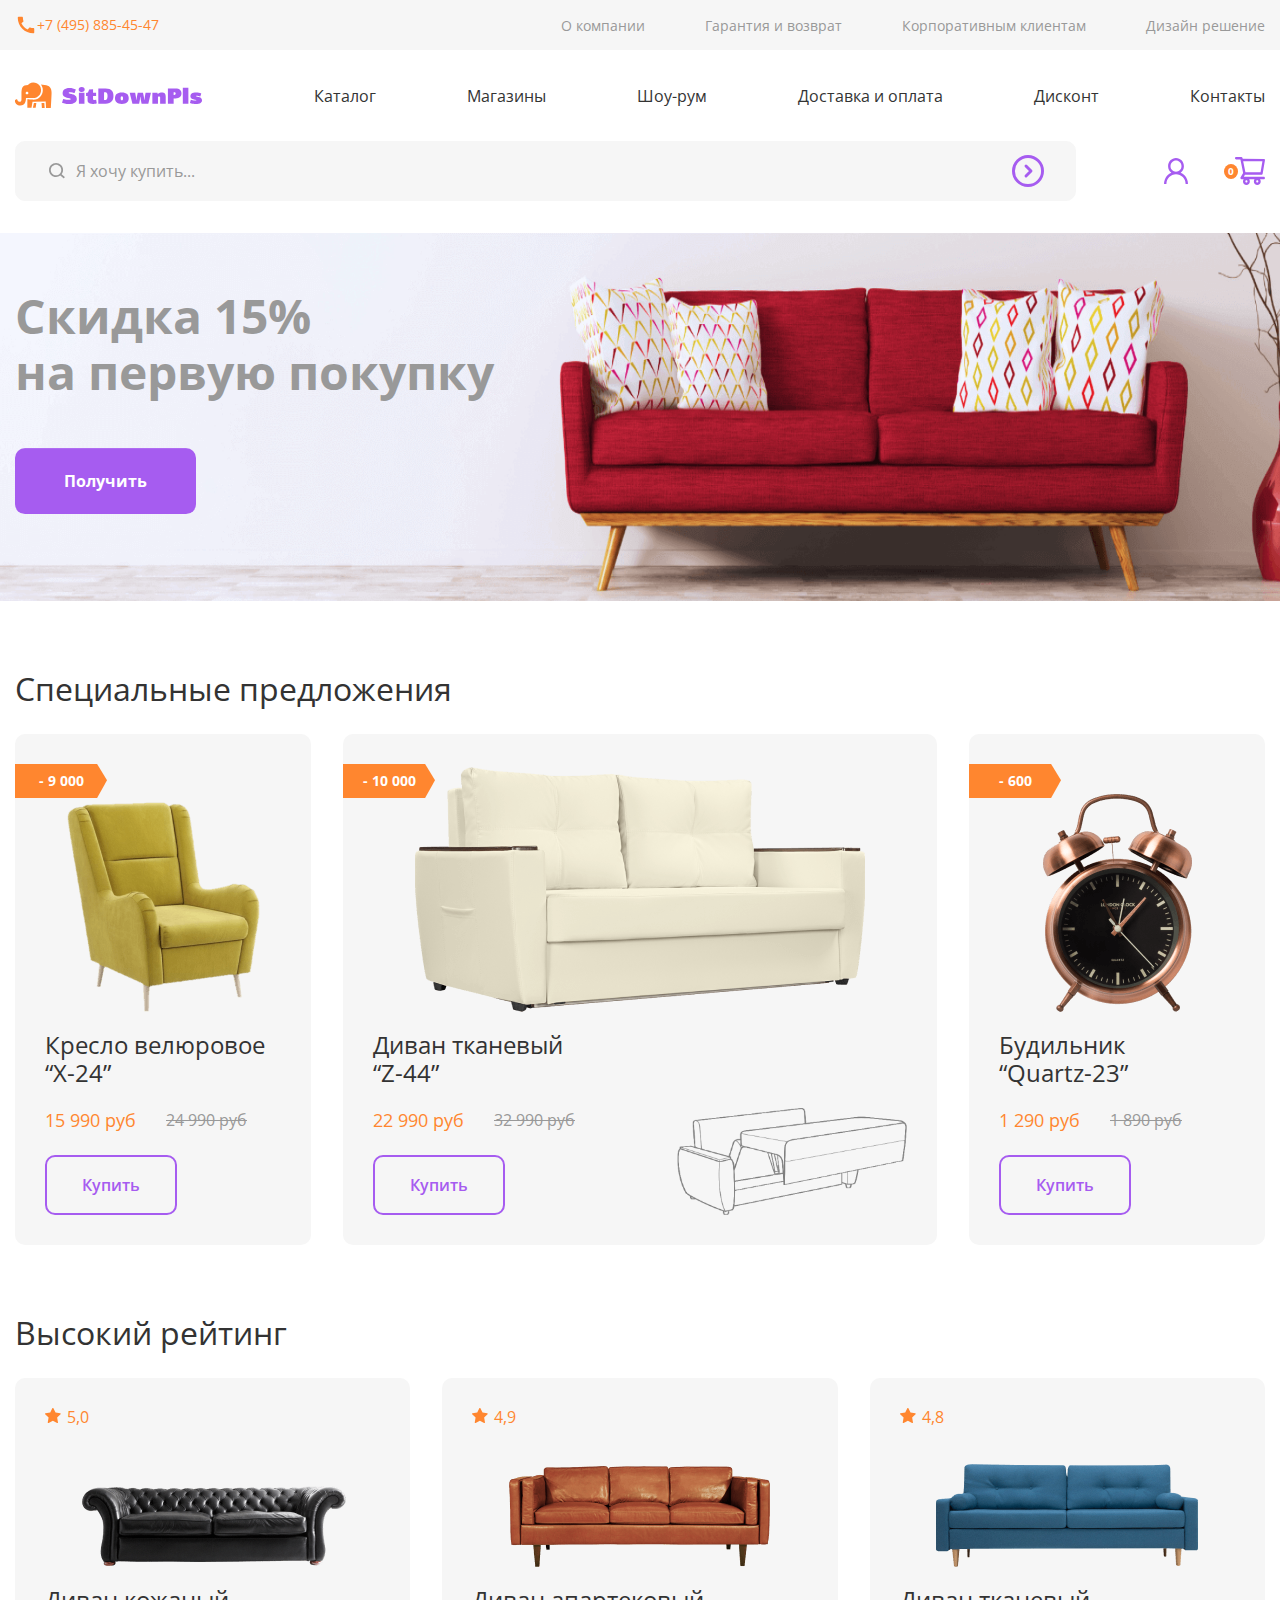
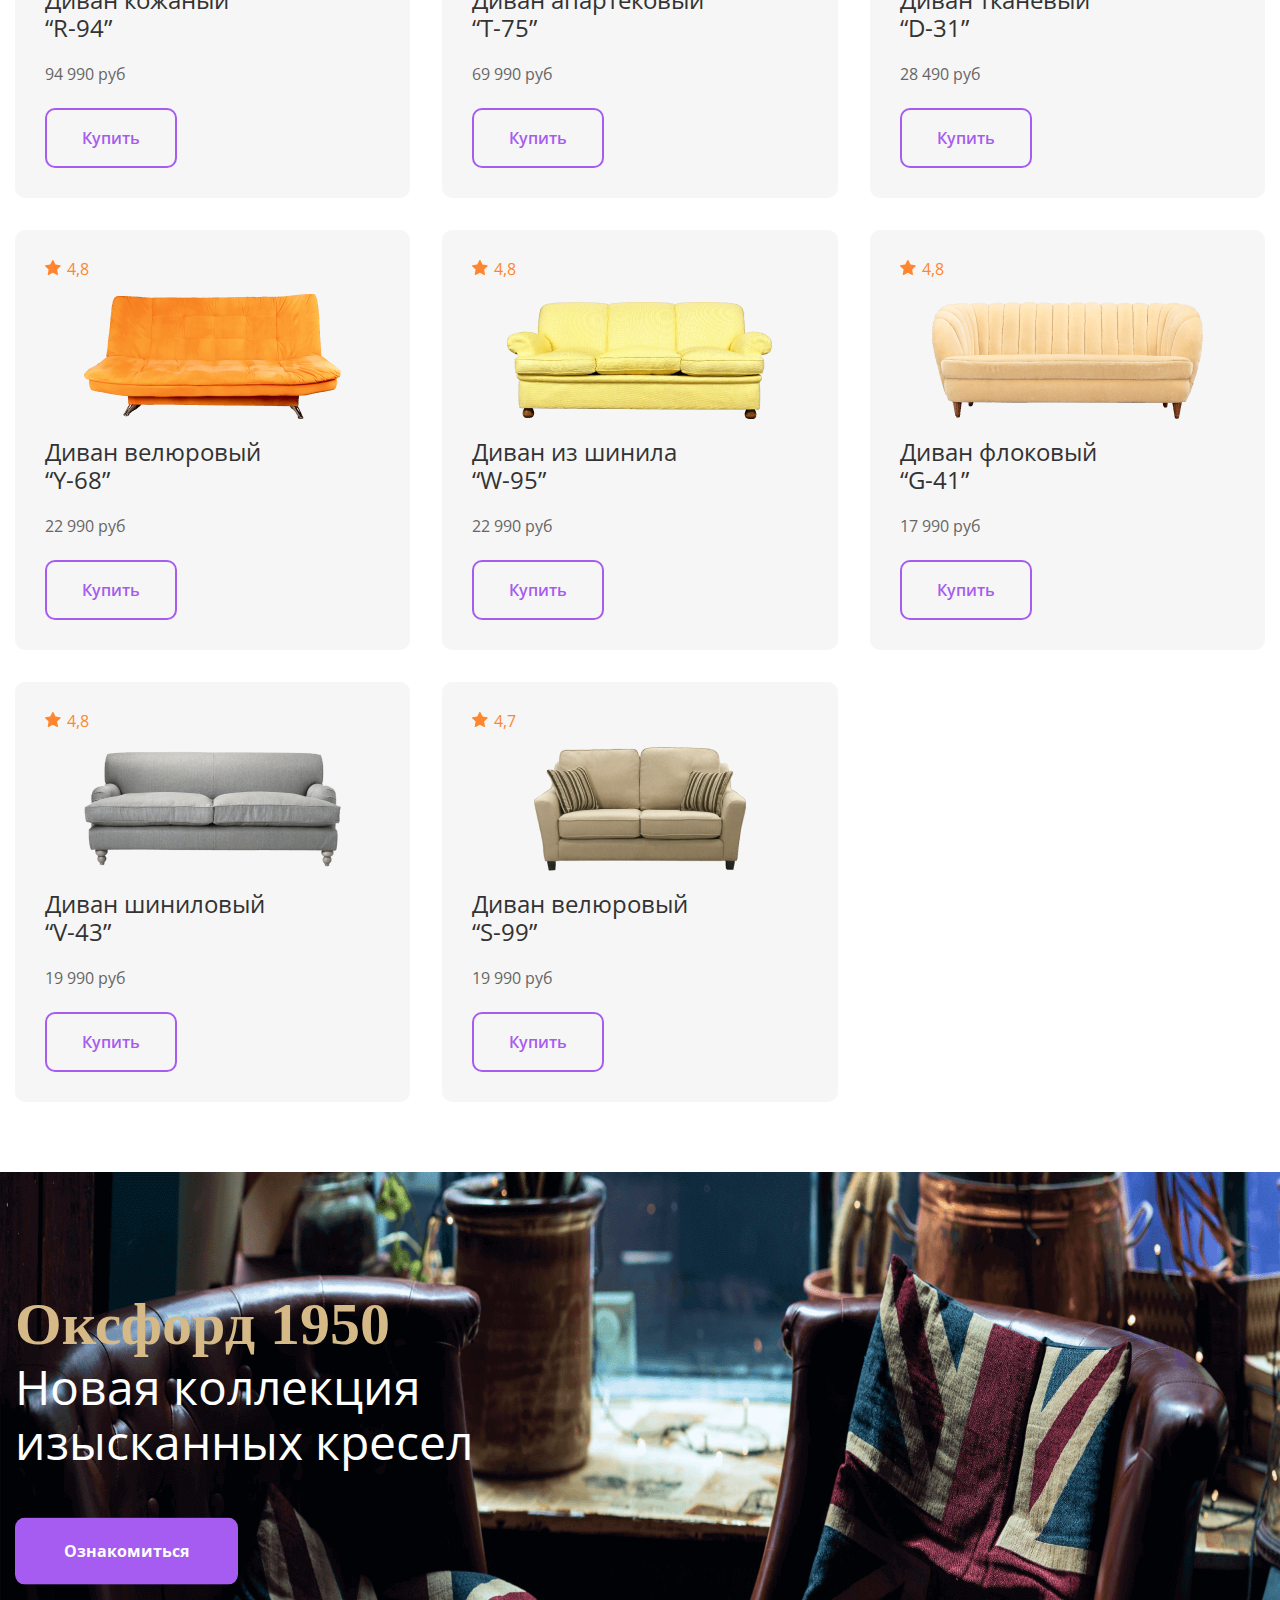
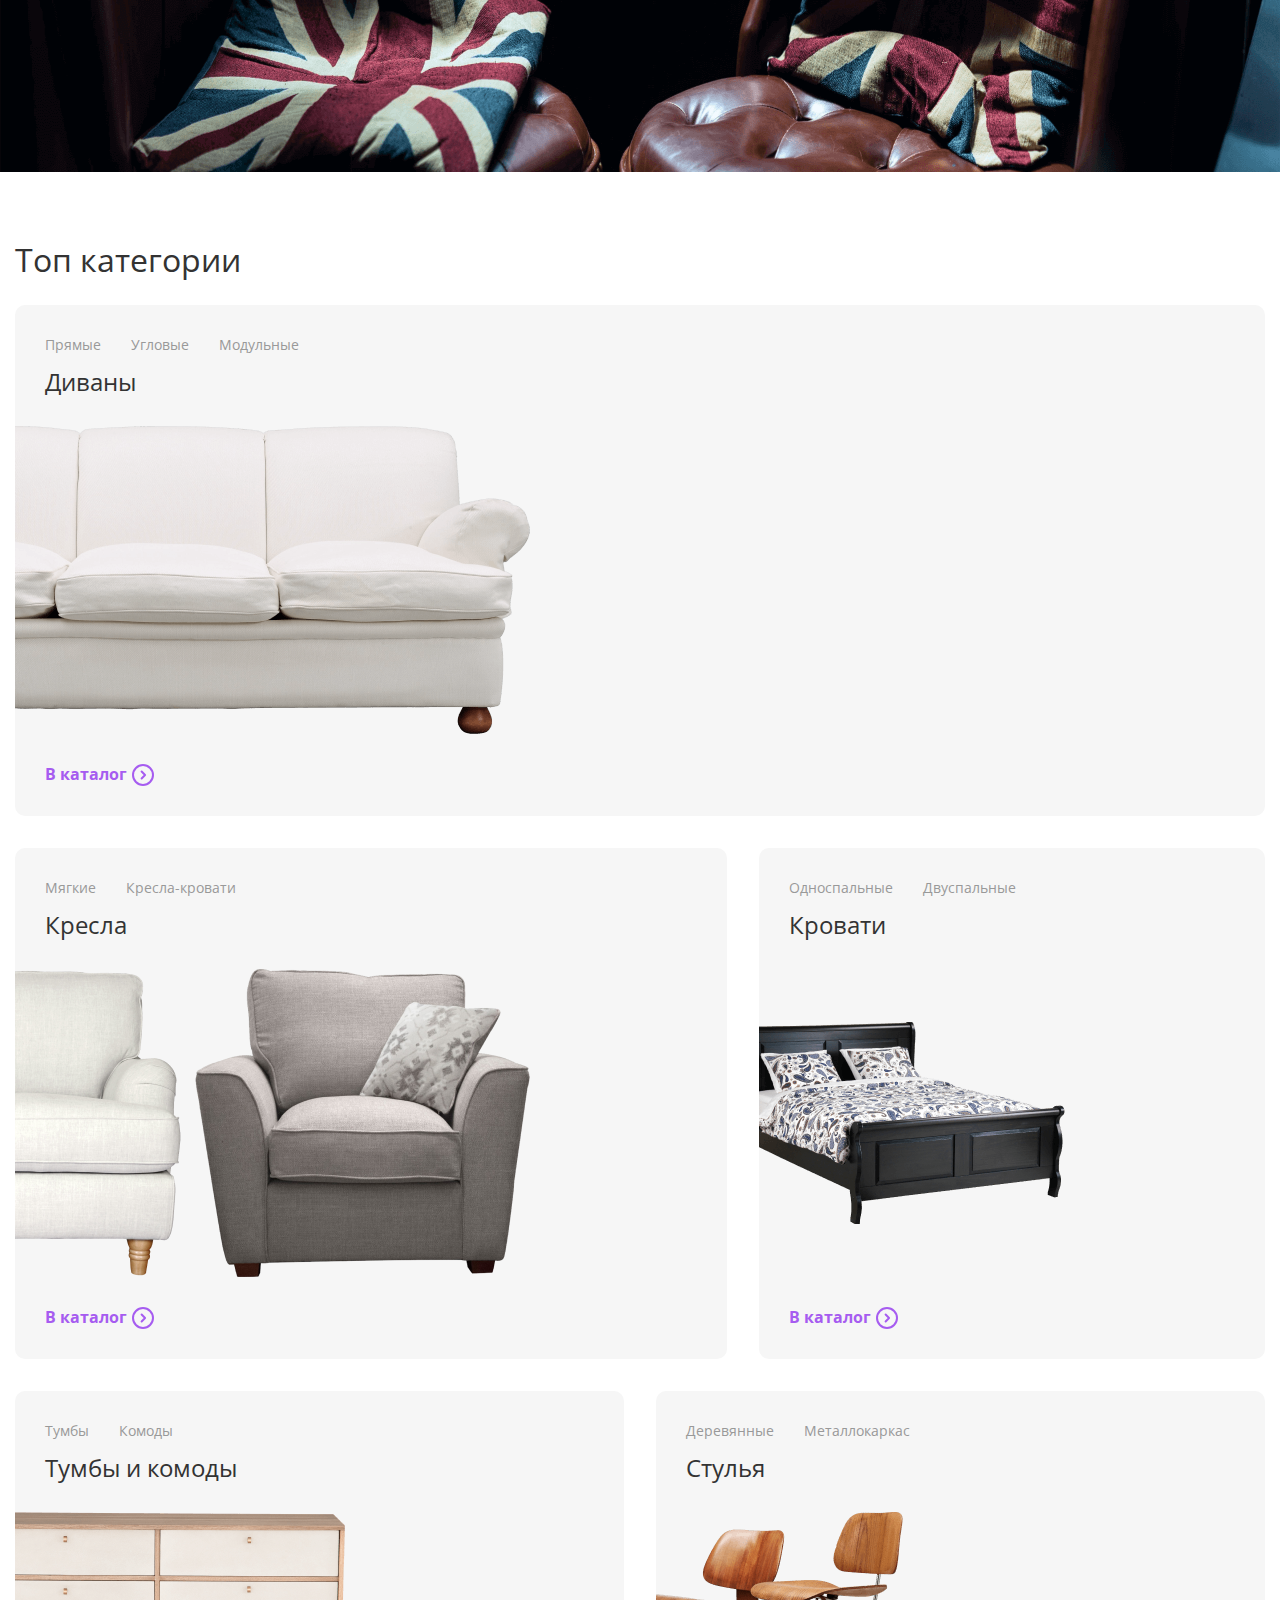
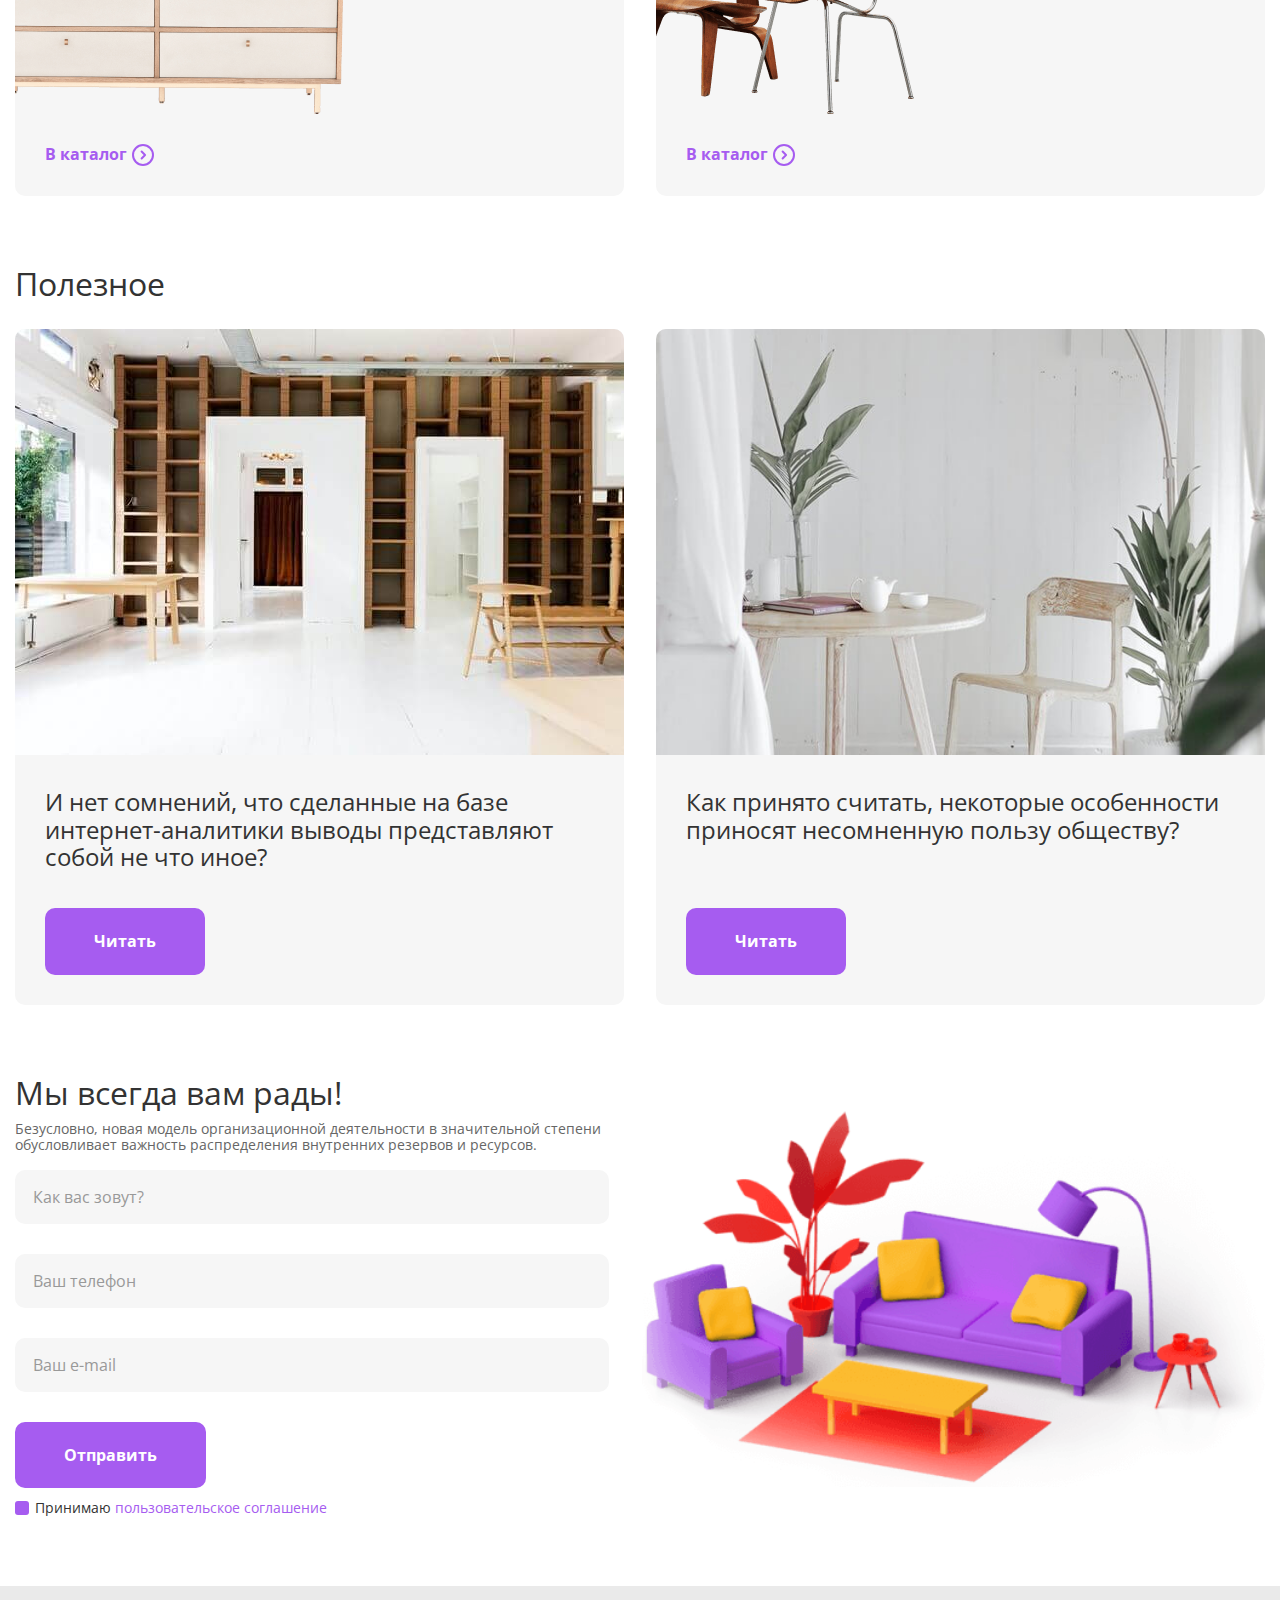
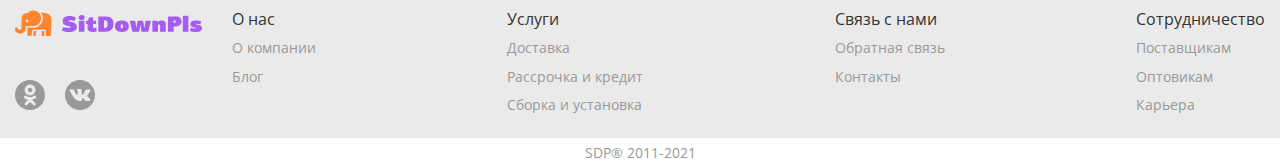
<file: index.html>
<!doctype html>
<html lang="ru">
<head>
    <meta charset="UTF-8">
    <meta name="viewport"
          content="width=device-width, user-scalable=no, initial-scale=1.0, maximum-scale=1.0, minimum-scale=1.0">
    <meta http-equiv="X-UA-Compatible" content="ie=edge">
    <title>Главная</title>
    <link rel="shortcut icon" href="./img/icons/favicon.svg">
    <link rel="stylesheet" href="./css/normalize.css">
    <link rel="stylesheet" href="./css/style.css">
    <link rel="stylesheet" href="./css/main.css">
    <link rel="stylesheet" href="./css/pages/main/main.css">
</head>
<body>
<header class="header">
    <div class="header__desktop desktop">
        <div class="desktop__first">
            <div class="container">
                <a class="phone" href="tel:+74958854547">
                    <span class="phone__icon"></span>
                    <span class="phone__number">+7 (495) 885-45-47</span>
                </a>
                <nav class="nav-top">
                    <ul class="nav-top__list">
                        <li class="nav-top__item">
                            <a class="nav-top__link text-link-light" href="#">О компании</a>
                        </li>
                        <li class="nav-top__item">
                            <a class="nav-top__link text-link-light" href="./cooperation.html#guarantees">Гарантия и возврат</a>
                        </li>
                        <li class="nav-top__item">
                            <a class="nav-top__link text-link-light" href="./cooperation.html">Корпоративным клиентам</a>
                        </li>
                        <li class="nav-top__item">
                            <a class="nav-top__link text-link-light" href="#">Дизайн решение</a>
                        </li>
                    </ul>
                </nav>
            </div>
        </div>
        <div class="desktop__second">
            <div class="container">
                <a class="logo" href="./index.html">
                    <span class="logo__icon"></span>
                    <span class="logo__title"></span>
                </a>
                <nav class="nav-bottom">
                    <ul class="nav-bottom__list">
                        <li class="nav-bottom__item">
                            <a class="nav-bottom__link text-link" href="./catalog.html">Каталог</a>
                        </li>
                        <li class="nav-bottom__item">
                            <a class="nav-bottom__link text-link" href="#">Магазины</a>
                        </li>
                        <li class="nav-bottom__item">
                            <a class="nav-bottom__link text-link" href="#">Шоу-рум</a>
                        </li>
                        <li class="nav-bottom__item">
                            <a class="nav-bottom__link text-link" href="#">Доставка и оплата</a>
                        </li>
                        <li class="nav-bottom__item">
                            <a class="nav-bottom__link text-link" href="#">Дисконт</a>
                        </li>
                        <li class="nav-bottom__item">
                            <a class="nav-bottom__link text-link" href="#">Контакты</a>
                        </li>
                    </ul>
                </nav>
            </div>
        </div>
        <div class="desktop__third">
            <div class="container">
                <form class="form-search" action="#">
                    <input class="form-search__input" type="search" name="search" placeholder="Я хочу купить...">
                    <button class="form-search__btn"></button>
                    <div class="dropdown d-none">
                        <div class="dropdown__top">
                            <h3 class="dropdown__title">Выбрать категорию</h3>
                            <span class="dropdown__top-icon"></span>
                        </div>
                        <ul class="dropdown__list">
                            <li class="dropdown__item">
                                <a class="dropdown__link text-link" href="#">Диваны</a>
                            </li>
                            <li class="dropdown__item">
                                <a class="dropdown__link text-link" href="#">Комоды</a>
                            </li>
                            <li class="dropdown__item">
                                <a class="dropdown__link text-link" href="#">Кресла</a>
                            </li>
                            <li class="dropdown__item">
                                <a class="dropdown__link text-link" href="#">Стулья</a>
                            </li>
                            <li class="dropdown__item">
                                <a class="dropdown__link text-link" href="#">Пуфы</a>
                            </li>
                            <li class="dropdown__item">
                                <a class="dropdown__link text-link" href="#">Столы</a>
                            </li>
                            <li class="dropdown__item">
                                <a class="dropdown__link text-link" href="#">Кровати</a>
                            </li>
                            <li class="dropdown__item">
                                <a class="dropdown__link text-link" href="#">Аксессуары</a>
                            </li>
                            <li class="dropdown__item">
                                <a class="dropdown__link text-link" href="#">Тумбы</a>
                            </li>
                        </ul>
                    </div>
                </form>
                <div class="user-basket">
                    <a class="user" href="#"></a>
                    <a class="basket" href="#">
                        <span class="basket__count">0</span>
                        <span class="basket__icon"></span>
                    </a>
                </div>
            </div>
        </div>
    </div>
    <div class="header__laptop laptop">
        <div class="laptop__first">
            <div class="container">
                <a class="phone" href="tel:+74958854547">
                    <span class="phone__icon"></span>
                    <span class="phone__number">+7 (495) 885-45-47</span>
                </a>
            </div>
        </div>
        <div class="laptop__second">
            <div class="container">
                <nav class="nav-top">
                    <ul class="nav-top__list">
                        <li class="nav-top__item">
                            <a class="nav-top__link text-link-light" href="#">О компании</a>
                        </li>
                        <li class="nav-top__item">
                            <a class="nav-top__link text-link-light" href="./cooperation.html#guarantees">Гарантия и возврат</a>
                        </li>
                        <li class="nav-top__item">
                            <a class="nav-top__link text-link-light" href="./cooperation.html">Корпоративным клиентам</a>
                        </li>
                        <li class="nav-top__item">
                            <a class="nav-top__link text-link-light" href="#">Дизайн решение</a>
                        </li>
                    </ul>
                </nav>
                <div class="user-basket">
                    <a class="user" href="#"></a>
                    <a class="basket" href="#">
                        <span class="basket__count">0</span>
                        <span class="basket__icon"></span>
                    </a>
                </div>
            </div>
        </div>
        <div class="laptop__third">
            <div class="container">
                <a class="logo" href="./index.html">
                    <span class="logo__icon"></span>
                    <span class="logo__title"></span>
                </a>
                <nav class="nav-bottom">
                    <ul class="nav-bottom__list">
                        <li class="nav-bottom__item">
                            <a class="nav-bottom__link text-link" href="./catalog.html">Каталог</a>
                        </li>
                        <li class="nav-bottom__item">
                            <a class="nav-bottom__link text-link" href="#">Магазины</a>
                        </li>
                        <li class="nav-bottom__item">
                            <a class="nav-bottom__link text-link" href="#">Шоу-рум</a>
                        </li>
                        <li class="nav-bottom__item">
                            <a class="nav-bottom__link text-link" href="#">Доставка и оплата</a>
                        </li>
                        <li class="nav-bottom__item">
                            <a class="nav-bottom__link text-link" href="#">Дисконт</a>
                        </li>
                        <li class="nav-bottom__item">
                            <a class="nav-bottom__link text-link" href="#">Контакты</a>
                        </li>
                    </ul>
                </nav>
            </div>
        </div>
        <div class="laptop__forth">
            <div class="container">
                <form class="form-search" action="#">
                    <input class="form-search__input" type="search" name="search" placeholder="Я хочу купить...">
                    <button class="form-search__btn"></button>
                    <div class="dropdown d-none">
                        <div class="dropdown__top">
                            <h3 class="dropdown__title">Выбрать категорию</h3>
                            <span class="dropdown__top-icon"></span>
                        </div>
                        <ul class="dropdown__list">
                            <li class="dropdown__item">
                                <a class="dropdown__link text-link" href="#">Диваны</a>
                            </li>
                            <li class="dropdown__item">
                                <a class="dropdown__link text-link" href="#">Комоды</a>
                            </li>
                            <li class="dropdown__item">
                                <a class="dropdown__link text-link" href="#">Кресла</a>
                            </li>
                            <li class="dropdown__item">
                                <a class="dropdown__link text-link" href="#">Стулья</a>
                            </li>
                            <li class="dropdown__item">
                                <a class="dropdown__link text-link" href="#">Пуфы</a>
                            </li>
                            <li class="dropdown__item">
                                <a class="dropdown__link text-link" href="#">Столы</a>
                            </li>
                            <li class="dropdown__item">
                                <a class="dropdown__link text-link" href="#">Кровати</a>
                            </li>
                            <li class="dropdown__item">
                                <a class="dropdown__link text-link" href="#">Аксессуары</a>
                            </li>
                            <li class="dropdown__item">
                                <a class="dropdown__link text-link" href="#">Тумбы</a>
                            </li>
                        </ul>
                    </div>
                </form>
            </div>
        </div>
    </div>
    <div class="header__tablet tablet">
        <div class="tablet__first">
            <div class="container">
                <a class="phone" href="tel:+74958854547">
                    <span class="phone__icon"></span>
                    <span class="phone__number">+7 (495) 885-45-47</span>
                </a>
            </div>
        </div>
        <div class="tablet__second">
            <div class="container">
                <nav class="nav-top">
                    <ul class="nav-top__list">
                        <li class="nav-top__item">
                            <a class="nav-top__link text-link-light" href="#">О компании</a>
                        </li>
                        <li class="nav-top__item">
                            <a class="nav-top__link text-link-light" href="./cooperation.html#guarantees">Гарантия и возврат</a>
                        </li>
                        <li class="nav-top__item">
                            <a class="nav-top__link text-link-light" href="./cooperation.html">Корпоративным клиентам</a>
                        </li>
                        <li class="nav-top__item">
                            <a class="nav-top__link text-link-light" href="#">Дизайн решение</a>
                        </li>
                    </ul>
                </nav>
            </div>
        </div>
        <div class="tablet__third">
            <div class="container">
                <button class="burger" aria-hidden="true">
                    <span></span>
                    <span></span>
                    <span></span>
                </button>
                <div class="burger-dropdawn burger-dropdawn_close">
                    <ul class="burger-list">
                        <li class="burger-list__item">
                            <a class="burger-list__link text-link" href="./catalog.html">Каталог</a>
                        </li>
                        <li class="burger-list__item">
                            <a class="burger-list__link text-link" href="#">Доставка и оплата</a>
                        </li>
                        <li class="burger-list__item">
                            <a class="burger-list__link text-link" href="#">Магазины</a>
                        </li>
                        <li class="burger-list__item">
                            <a class="burger-list__link text-link" href="#">Дисконт</a>
                        </li>
                        <li class="burger-list__item">
                            <a class="burger-list__link text-link" href="#">Шоу-рум</a>
                        </li>
                        <li class="burger-list__item">
                            <a class="burger-list__link text-link" href="#">Контакты</a>
                        </li>
                    </ul>
                    <svg width="161" height="112" viewBox="0 0 161 112" fill="none">
                        <path opacity="0.2" fill-rule="evenodd" clip-rule="evenodd" d="M25.5794 100.365C45.8369 100.365 49.6542 82.2743 49.6542 67.7904C52.0602 67.7904 71.0747 67.7904 79.7477 67.7904C126.924 67.7904 126.936 0 81.2523 0C68.8267 0 60.8234 7.65074 58.6807 10.3159C33.1916 10.3159 30.0935 23.8426 30.0935 50.1074C30.0935 55.1744 30.0935 71.6455 30.0935 74.1827C30.0935 80.3583 27.6499 84.3648 21.0639 84.3648C15.441 84.3648 12.7777 79.3079 10.5312 72.2115C9.36058 72.8501 1.14055 77.3658 0 78.1063C2.48723 85.1955 5.1505 100.365 25.5794 100.365ZM54.2194 39.79C61.9369 39.79 62.5929 51.5796 53.6732 51.5796C46.1543 51.5796 46.35 39.79 54.2194 39.79ZM81.2538 75.1196C74.7311 75.1196 55.6729 73.6852 55.6729 73.6852V110.032L73.729 110.294L78.243 84.0011L135.421 82.91L136.927 111.737L157.992 112C157.992 112 161 55.5381 161 44.2111C161 23.201 151.745 11.3095 130.907 10.3159C125.685 10.0671 118.854 9.07789 114.355 8.84221C133.966 33.0776 118.362 75.1196 81.2538 75.1196ZM117.366 89.8566L118.869 111.213L130.907 111.476L129.402 89.8566H117.366ZM79.7477 110.558L91.785 110.82L94.7929 89.8566H84.2602L79.7477 110.558Z" fill="#666666"/>
                    </svg>
                </div>
                <a class="logo" href="./index.html">
                    <span class="logo__icon"></span>
                    <span class="logo__title"></span>
                </a>
                <div class="user-basket">
                    <a class="user" href="#"></a>
                    <a class="basket" href="#">
                        <span class="basket__count">0</span>
                        <span class="basket__icon"></span>
                    </a>
                </div>
            </div>
        </div>
        <div class="tablet__forth">
            <div class="container">
                <nav class="nav-bottom">
                    <ul class="nav-bottom__list">
                        <li class="nav-bottom__item">
                            <a class="nav-bottom__link text-link" href="./catalog.html">Каталог</a>
                        </li>
                        <li class="nav-bottom__item">
                            <a class="nav-bottom__link text-link" href="#">Магазины</a>
                        </li>
                        <li class="nav-bottom__item">
                            <a class="nav-bottom__link text-link" href="#">Шоу-рум</a>
                        </li>
                        <li class="nav-bottom__item">
                            <a class="nav-bottom__link text-link" href="#">Доставка и оплата</a>
                        </li>
                        <li class="nav-bottom__item">
                            <a class="nav-bottom__link text-link" href="#">Дисконт</a>
                        </li>
                        <li class="nav-bottom__item">
                            <a class="nav-bottom__link text-link" href="#">Контакты</a>
                        </li>
                    </ul>
                </nav>
                <form class="form-search" action="#">
                    <input class="form-search__input" type="search" name="search" placeholder="Я хочу купить...">
                    <button class="form-search__btn"></button>
                    <div class="dropdown d-none">
                        <div class="dropdown__top">
                            <h3 class="dropdown__title">Выбрать категорию</h3>
                            <span class="dropdown__top-icon"></span>
                        </div>
                        <ul class="dropdown__list">
                            <li class="dropdown__item">
                                <a class="dropdown__link text-link" href="#">Диваны</a>
                            </li>
                            <li class="dropdown__item">
                                <a class="dropdown__link text-link" href="#">Комоды</a>
                            </li>
                            <li class="dropdown__item">
                                <a class="dropdown__link text-link" href="#">Кресла</a>
                            </li>
                            <li class="dropdown__item">
                                <a class="dropdown__link text-link" href="#">Стулья</a>
                            </li>
                            <li class="dropdown__item">
                                <a class="dropdown__link text-link" href="#">Пуфы</a>
                            </li>
                            <li class="dropdown__item">
                                <a class="dropdown__link text-link" href="#">Столы</a>
                            </li>
                            <li class="dropdown__item">
                                <a class="dropdown__link text-link" href="#">Кровати</a>
                            </li>
                            <li class="dropdown__item">
                                <a class="dropdown__link text-link" href="#">Аксессуары</a>
                            </li>
                            <li class="dropdown__item">
                                <a class="dropdown__link text-link" href="#">Тумбы</a>
                            </li>
                        </ul>
                    </div>
                </form>
            </div>
        </div>
    </div>
    <div class="header__mobile mobile">
        <div class="mobile__first">
            <div class="container">
                <button class="burger" aria-hidden="true">
                    <span></span>
                    <span></span>
                    <span></span>
                </button>
                <div class="burger-dropdawn burger-dropdawn_close">
                    <ul class="burger-list">
                        <li class="burger-list__item">
                            <a class="burger-list__link text-link" href="./catalog.html">Каталог</a>
                        </li>
                        <li class="burger-list__item">
                            <a class="burger-list__link text-link" href="#">Доставка и оплата</a>
                        </li>
                        <li class="burger-list__item">
                            <a class="burger-list__link text-link" href="#">Магазины</a>
                        </li>
                        <li class="burger-list__item">
                            <a class="burger-list__link text-link" href="#">Дисконт</a>
                        </li>
                        <li class="burger-list__item">
                            <a class="burger-list__link text-link" href="#">Шоу-рум</a>
                        </li>
                        <li class="burger-list__item">
                            <a class="burger-list__link text-link" href="#">Контакты</a>
                        </li>
                    </ul>
                </div>
                <nav class="nav-top">
                    <ul class="nav-top__list">
                        <li class="nav-top__item">
                            <a class="nav-top__link text-link-light" href="#">О компании</a>
                        </li>
                        <li class="nav-top__item">
                            <a class="nav-top__link text-link-light" href="./cooperation.html#guarantees">Гарантия и возврат</a>
                        </li>
                        <li class="nav-top__item">
                            <a class="nav-top__link text-link-light" href="./cooperation.html">Корпоративным клиентам</a>
                        </li>
                        <li class="nav-top__item">
                            <a class="nav-top__link text-link-light" href="#">Дизайн решение</a>
                        </li>
                    </ul>
                </nav>
                <a class="logo" href="./index.html">
                    <span class="logo__icon"></span>
                    <span class="logo__title"></span>
                </a>
            </div>
        </div>
        <div class="mobile__second">
            <div class="container">
                <a class="phone" href="tel:+74958854547">
                    <span class="phone__icon"></span>
                    <span class="phone__number">+7 (495) 885-45-47</span>
                </a>
                <div class="user-basket">
                    <a class="user" href="#"></a>
                    <a class="basket" href="#">
                        <span class="basket__count">0</span>
                        <span class="basket__icon"></span>
                    </a>
                </div>
            </div>
        </div>
        <div class="mobile__third">
            <div class="container">
                <nav class="nav-bottom">
                    <ul class="nav-bottom__list">
                        <li class="nav-bottom__item">
                            <a class="nav-bottom__link text-link" href="./catalog.html">Каталог</a>
                        </li>
                        <li class="nav-bottom__item">
                            <a class="nav-bottom__link text-link" href="#">Магазины</a>
                        </li>
                        <li class="nav-bottom__item">
                            <a class="nav-bottom__link text-link" href="#">Шоу-рум</a>
                        </li>
                        <li class="nav-bottom__item">
                            <a class="nav-bottom__link text-link" href="#">Доставка и оплата</a>
                        </li>
                        <li class="nav-bottom__item">
                            <a class="nav-bottom__link text-link" href="#">Дисконт</a>
                        </li>
                        <li class="nav-bottom__item">
                            <a class="nav-bottom__link text-link" href="#">Контакты</a>
                        </li>
                    </ul>
                </nav>
                <form class="form-search" action="#">
                    <input class="form-search__input" type="search" name="search" placeholder="Я хочу купить...">
                    <button class="form-search__btn"></button>
                    <div class="dropdown d-none">
                        <div class="dropdown__top">
                            <h3 class="dropdown__title">Выбрать категорию</h3>
                            <span class="dropdown__top-icon"></span>
                        </div>
                        <ul class="dropdown__list">
                            <li class="dropdown__item">
                                <a class="dropdown__link text-link" href="#">Диваны</a>
                            </li>
                            <li class="dropdown__item">
                                <a class="dropdown__link text-link" href="#">Комоды</a>
                            </li>
                            <li class="dropdown__item">
                                <a class="dropdown__link text-link" href="#">Кресла</a>
                            </li>
                            <li class="dropdown__item">
                                <a class="dropdown__link text-link" href="#">Стулья</a>
                            </li>
                            <li class="dropdown__item">
                                <a class="dropdown__link text-link" href="#">Пуфы</a>
                            </li>
                            <li class="dropdown__item">
                                <a class="dropdown__link text-link" href="#">Столы</a>
                            </li>
                            <li class="dropdown__item">
                                <a class="dropdown__link text-link" href="#">Кровати</a>
                            </li>
                            <li class="dropdown__item">
                                <a class="dropdown__link text-link" href="#">Аксессуары</a>
                            </li>
                            <li class="dropdown__item">
                                <a class="dropdown__link text-link" href="#">Тумбы</a>
                            </li>
                        </ul>
                    </div>
                </form>
            </div>
        </div>
    </div>
</header>
    <main>
        <section class="hero">
            <picture>
                <source media="(max-width: 1024px)" srcset="./img/other/banner_first-1024.png">
                <source media="(max-width: 768px)" srcset="./img/other/banner_first-768.png">
                <source media="(max-width: 320px)" srcset="./img/other/banner_first-320.png">
                <img class="hero__img" src="./img/other/banner_first-1920.png" alt="Рекламный баннер">
            </picture>
            <div class="container">
                <h2 class="hero__title">Скидка 15% <br>на первую покупку</h2>
                <button class="primary-btn">Получить</button>
            </div>
        </section>
        <section class="special-abilities">
            <div class="container">
                <h2 class="special-abilities__title title-1">Специальные предложения</h2>
                <ul class="special-abilities__list">
                    <li class="special-abilities__item card">
                        <div class="discount">
                            <span class="discount__price">- 9 000</span>
                        </div>
                        <div class="card__top">
                            <div>
                                <img class="card__img" src="./img/armchair/x-24.png" alt="Кресло велюровое “X-24”">
                            </div>
                        </div>
                        <div class="card__bottom">
                            <h3 class="card__title">Кресло велюровое <span class="card__title-model">“X-24”</span></h3>
                            <div class="card__prices">
                                <span class="card__prices-new">15 990 руб</span>
                                <span class="card__prices-old">24 990 руб</span>
                            </div>
                            <a class="secondary-btn" href="./product.html">Купить</a>
                        </div>
                    </li>
                    <li class="special-abilities__item card">
                        <div class="discount">
                            <span class="discount__price">- 10 000</span>
                        </div>
                        <div class="card__top">
                            <picture>
                                <source media="(max-width: 1024px)" srcset="./img/sofa/z_44-1024.png">
                                <img class="card__img" src="./img/sofa/z_44-1920.png" alt="Диван тканевый “Z-44”">
                            </picture>
                        </div>
                        <div class="card__bottom">
                            <div class="card__bottom-left">
                                <h3 class="card__title">Диван тканевый <span class="card__title-model">“Z-44”</span></h3>
                                <div class="card__prices">
                                    <span class="card__prices-new">22 990 руб</span>
                                    <span class="card__prices-old">32 990 руб</span>
                                </div>
                                <a class="secondary-btn" href="./product.html">Купить</a>
                            </div>
                            <div class="card__bottom-right">
                                <div>
                                    <img src="./img/sofa/structure-1.png" alt="Диван тканевый “Z-44” в раскладном виде">
                                </div>
                            </div>
                        </div>
                    </li>
                    <li class="special-abilities__item card">
                        <div class="discount">
                            <span class="discount__price">- 600</span>
                        </div>
                        <div class="card__top">
                            <div>
                                <img class="card__img" src="./img/other/clock.png" alt="Будильник “Quartz-23”">
                            </div>
                        </div>
                        <div class="card__bottom">
                            <h3 class="card__title">Будильник <span class="card__title-model">“Quartz-23”</span></h3>
                            <div class="card__prices">
                                <span class="card__prices-new">1 290 руб</span>
                                <span class="card__prices-old">1 890 руб</span>
                            </div>
                            <a class="secondary-btn" href="./product.html">Купить</a>
                        </div>
                    </li>

                    <li class="special-abilities__item card">
                        <div class="discount">
                            <span class="discount__price">- 300</span>
                        </div>
                        <div class="card__top">
                            <div>
                                <img class="card__img" src="./img/other/deer-sculpture.png" alt="Мини-скульптура “Oh my deer”">
                            </div>
                        </div>
                        <div class="card__bottom">
                            <h3 class="card__title">Мини-скульптура “Oh my deer”</h3>
                            <div class="card__prices">
                                <span class="card__prices-new">690 руб</span>
                                <span class="card__prices-old">990 руб</span>
                            </div>
                            <a class="secondary-btn" href="./product.html">Купить</a>
                        </div>
                    </li>
                    <li class="special-abilities__item card">
                        <div class="discount">
                            <span class="discount__price">- 10 000</span>
                        </div>
                        <div class="card__top">
                            <div>
                                <img class="card__img" src="./img/sofa/z_85.png" alt="Диван вел-флок “Z-85”">
                            </div>
                        </div>
                        <div class="card__bottom">
                            <h3 class="card__title">Диван вел-флок “Z-85”</h3>
                            <div class="card__prices">
                                <span class="card__prices-new">22 990 руб</span>
                                <span class="card__prices-old">32 990 руб</span>
                            </div>
                            <a class="secondary-btn" href="./product.html">Купить</a>
                        </div>
                    </li>
                    <li class="special-abilities__item card">
                        <div class="discount">
                            <span class="discount__price">- 700</span>
                        </div>
                        <div class="card__top">
                            <div>
                                <img class="card__img" src="./img/other/thermometer.png" alt="Термометр + гидрометр “H-18”">
                            </div>
                        </div>
                        <div class="card__bottom">
                            <h3 class="card__title">Термометр + гидрометр “H-18”</h3>
                            <div class="card__prices">
                                <span class="card__prices-new">1 390 руб</span>
                                <span class="card__prices-old">2 090 руб</span>
                            </div>
                            <a class="secondary-btn" href="./product.html">Купить</a>
                        </div>
                    </li>
                </ul>
            </div>
        </section>
        <section class="high-rating">
            <div class="container">
                <h2 class="high-rating__title title-1">Высокий рейтинг</h2>
                <ul class="card-list">
                    <li class="card">
                        <div class="rating">
                            <span class="rating__num">5,0</span>
                        </div>
                        <div class="card__top">
                            <picture>
                                <source media="(max-width: 320px)" srcset="./img/sofa/r_94-320.png">
                                <img class="card__img" src="./img/sofa/r_94-1920.png" alt="Диван кожаный “R-94”">
                            </picture>
                        </div>
                        <div class="card__bottom">
                            <h3 class="card__title">Диван кожаный <span class="card__title-model">“R-94”</span></h3>
                            <span class="card__price">94 990 руб</span>
                            <a class="secondary-btn" href="./product.html">Купить</a>
                        </div>
                    </li>
                    <li class="card">
                        <div class="rating">
                            <span class="rating__num">4,9</span>
                        </div>
                        <div class="card__top">
                            <picture>
                                <source media="(max-width: 320px)" srcset="./img/sofa/t_75-320.png">
                                <img class="card__img" src="./img/sofa/t_75-1920.png" alt="Диван апартековый “T-75”">
                            </picture>
                        </div>
                        <div class="card__bottom">
                            <h3 class="card__title">Диван апартековый<span class="card__title-model">“T-75”</span></h3>
                            <span class="card__price">69 990 руб</span>
                            <a class="secondary-btn" href="./product.html">Купить</a>
                        </div>
                    </li>
                    <li class="card">
                        <div class="rating">
                            <span class="rating__num">4,8</span>
                        </div>
                        <div class="card__top">
                            <picture>
                                <source media="(max-width: 320px)" srcset="./img/sofa/d_31-320.png">
                                <img class="card__img" src="./img/sofa/d_31-768.png" alt="Диван тканевый “D-31”">
                            </picture>
                        </div>
                        <div class="card__bottom">
                            <h3 class="card__title">Диван тканевый <span class="card__title-model">“D-31”</span></h3>
                            <span class="card__price">28 490 руб</span>
                            <a class="secondary-btn" href="./product.html">Купить</a>
                        </div>
                    </li>
                    <li class="card">
                        <div class="rating">
                            <span class="rating__num">4,8</span>
                        </div>
                        <div class="card__top">
                            <picture>
                                <source media="(max-width: 320px)" srcset="./img/sofa/y_68-320.png">
                                <img class="card__img" src="./img/sofa/y_68-1920.png" alt="Диван велюровый “Y-68”">
                            </picture>
                        </div>
                        <div class="card__bottom">
                            <h3 class="card__title">Диван велюровый <span class="card__title-model">“Y-68”</span></h3>
                            <span class="card__price">22 990 руб</span>
                            <a class="secondary-btn" href="./product.html">Купить</a>
                        </div>
                    </li>
                    <li class="card">
                        <div class="rating">
                            <span class="rating__num">4,8</span>
                        </div>
                        <div class="card__top">
                            <picture>
                                <source media="(max-width: 320px)" srcset="./img/sofa/w_95-320.png">
                                <img class="card__img" src="./img/sofa/w_95-1920.png" alt="Диван из шинила “W-95”">
                            </picture>
                        </div>
                        <div class="card__bottom">
                            <h3 class="card__title">Диван из шинила <span class="card__title-model">“W-95”</span></h3>
                            <span class="card__price">22 990 руб</span>
                            <a class="secondary-btn" href="./product.html">Купить</a>
                        </div>
                    </li>
                    <li class="card">
                        <div class="rating">
                            <span class="rating__num">4,8</span>
                        </div>
                        <div class="card__top">
                            <picture>
                                <source media="(max-width: 320px)" srcset="./img/sofa/g_41-320.png">
                                <img class="card__img" src="./img/sofa/g_41-1920.png" alt="Диван флоковый “G-41”">
                            </picture>
                        </div>
                        <div class="card__bottom">
                            <h3 class="card__title">Диван флоковый <span class="card__title-model">“G-41”</span></h3>
                            <span class="card__price">17 990 руб</span>
                            <a class="secondary-btn" href="./product.html">Купить</a>
                        </div>
                    </li>
                    <li class="card">
                        <div class="rating">
                            <span class="rating__num">4,8</span>
                        </div>
                        <div class="card__top">
                            <div>
                                <img class="card__img" src="./img/sofa/v_43.png" alt="Диван шиниловый “V-43”">
                            </div>
                        </div>
                        <div class="card__bottom">
                            <h3 class="card__title">Диван шиниловый <span class="card__title-model">“V-43”</span></h3>
                            <span class="card__price">19 990 руб</span>
                            <a class="secondary-btn" href="./product.html">Купить</a>
                        </div>
                    </li>
                    <li class="card">
                        <div class="rating">
                            <span class="rating__num">4,7</span>
                        </div>
                        <div class="card__top">
                            <div>
                                <img class="card__img" src="./img/sofa/s_99.png" alt="Диван велюровый “S-99”">
                            </div>
                        </div>
                        <div class="card__bottom">
                            <h3 class="card__title">Диван велюровый <span class="card__title-model">“S-99”</span></h3>
                            <span class="card__price">19 990 руб</span>
                            <a class="secondary-btn" href="./product.html">Купить</a>
                        </div>
                    </li>
                </ul>
            </div>
        </section>
        <section class="new-collect">
            <picture class="new-collect__picture">
                <source media="(max-width: 1024px)" srcset="./img/other/banner_second-1024.png">
                <source media="(max-width: 768px)" srcset="./img/other/banner_second-768.png">
                <source media="(max-width: 320px)" srcset="./img/other/banner_second-320.png">
                <img class="new-collect__img" src="./img/other/banner_second-1920.png" alt="Оксфорд 1950 Новая коллекция изысканных кресел">
            </picture>
            <div class="container">
                <h2 class="new-collect__title"><span class="new-collect__title-gold">Оксфорд 1950</span>Новая коллекция
                    изысканных кресел</h2>
                <button class="primary-btn">Ознакомиться</button>
            </div>
        </section>
        <section class="top-category">
            <div class="container">
                <h2 class="top-category__title title-1">Топ категории</h2>
                <ul class="top-category__list">
                    <li class="top-category__item">
                        <div class="top-category__item-top">
                            <ul class="category-list">
                                <li class="category-list__item">
                                    <a class="category-list__link text-link-light" href="#">Прямые</a>
                                </li>
                                <li class="category-list__item">
                                    <a class="category-list__link text-link-light" href="#">Угловые</a>
                                </li>
                                <li class="category-list__item">
                                    <a class="category-list__link text-link-light" href="#">Модульные</a>
                                </li>
                            </ul>
                            <div>
                                <h3 class="top-category__item-title">Диваны</h3>
                                <a class="arrow-btn" href="#">
                                    <span class="arrow-btn__span"></span>
                                </a>
                            </div>
                        </div>
                        <div class="top-category__item-center">
                            <picture>
                                <source media="(max-width: 320px)" srcset="./img/category/sofa-320.png">
                                <img class="top-category__img" src="./img/category/sofa-1920.png" alt="Белый диван">
                            </picture>
                        </div>
                        <div class="top-category__item-bottom">
                            <a class="arrow-btn" href="./catalog.html">
                                <span class="arrow-btn__title">В каталог</span>
                                <span class="arrow-btn__span"></span>
                            </a>
                        </div>
                    </li>
                    <li class="top-category__item">
                        <div class="top-category__item-top">
                            <ul class="category-list">
                                <li class="category-list__item">
                                    <a class="category-list__link text-link-light" href="#">Мягкие</a>
                                </li>
                                <li class="category-list__item">
                                    <a class="category-list__link text-link-light" href="#">Кресла-кровати</a>
                                </li>
                            </ul>
                            <div>
                                <h3 class="top-category__item-title">Кресла</h3>
                                <a class="arrow-btn" href="#">
                                    <span class="arrow-btn__span"></span>
                                </a>
                            </div>
                        </div>
                        <div class="top-category__item-center">
                            <picture>
                                <source media="(max-width: 1024px)" srcset="./img/category/armchair-1024.png">
                                <source media="(max-width: 320px)" srcset="./img/category/armchair-320.png">
                                <img class="top-category__img" src="./img/category/armchair-1920.png" alt="Белое и серое кресло">
                            </picture>
                        </div>
                        <div class="top-category__item-bottom">
                            <a class="arrow-btn" href="./catalog.html">
                                <span class="arrow-btn__title">В каталог</span>
                                <span class="arrow-btn__span"></span>
                            </a>
                        </div>
                    </li>
                    <li class="top-category__item">
                        <div class="top-category__item-top">
                            <ul class="category-list">
                                <li class="category-list__item">
                                    <a class="category-list__link text-link-light" href="#">Односпальные</a>
                                </li>
                                <li class="category-list__item">
                                    <a class="category-list__link text-link-light" href="#">Двуспальные</a>
                                </li>
                            </ul>
                            <div>
                                <h3 class="top-category__item-title">Кровати</h3>
                                <a class="arrow-btn" href="#">
                                    <span class="arrow-btn__span"></span>
                                </a>
                            </div>
                        </div>
                        <div class="top-category__item-center">
                            <picture>
                                <source media="(max-width: 1024px)" srcset="./img/category/bed-1024.png">
                                <source media="(max-width: 320px)" srcset="./img/category/bed-320.png">
                                <img class="top-category__img" src="./img/category/bed-1920.png" alt="Кровать">
                            </picture>
                        </div>
                        <div class="top-category__item-bottom">
                            <a class="arrow-btn" href="./catalog.html">
                                <span class="arrow-btn__title">В каталог</span>
                                <span class="arrow-btn__span"></span>
                            </a>
                        </div>
                    </li>
                    <li class="top-category__item">
                        <div class="top-category__item-top">
                            <ul class="category-list">
                                <li class="category-list__item">
                                    <a class="category-list__link text-link-light" href="#">Тумбы</a>
                                </li>
                                <li class="category-list__item">
                                    <a class="category-list__link text-link-light" href="#">Комоды</a>
                                </li>
                            </ul>
                            <div>
                                <h3 class="top-category__item-title">Тумбы и комоды</h3>
                                <a class="arrow-btn" href="#">
                                    <span class="arrow-btn__span"></span>
                                </a>
                            </div>
                        </div>
                        <div class="top-category__item-center">
                            <picture>
                                <source media="(max-width: 1024px)" srcset="./img/category/dresser-1024.png">
                                <source media="(max-width: 320px)" srcset="./img/category/dresser-320.png">
                                <img class="top-category__img" src="./img/category/dresser-1920.png" alt="Комод">
                            </picture>
                        </div>
                        <div class="top-category__item-bottom">
                            <a class="arrow-btn" href="./catalog.html">
                                <span class="arrow-btn__title">В каталог</span>
                                <span class="arrow-btn__span"></span>
                            </a>
                        </div>
                    </li>
                    <li class="top-category__item">
                        <div class="top-category__item-top">
                            <ul class="category-list">
                                <li class="category-list__item">
                                    <a class="category-list__link text-link-light" href="#">Деревянные</a>
                                </li>
                                <li class="category-list__item">
                                    <a class="category-list__link text-link-light" href="#">Металлокаркас</a>
                                </li>
                            </ul>
                            <div>
                                <h3 class="top-category__item-title">Стулья</h3>
                                <a class="arrow-btn" href="#">
                                    <span class="arrow-btn__span"></span>
                                </a>
                            </div>
                        </div>
                        <div class="top-category__item-center">
                            <picture>
                                <source media="(max-width: 1024px)" srcset="./img/category/chair-1024.png">
                                <source media="(max-width: 320px)" srcset="./img/category/chair-320.png">
                                <img class="top-category__img" src="./img/category/chair-1920.png" alt="Деревянные стулья">
                            </picture>
                        </div>
                        <div class="top-category__item-bottom">
                            <a class="arrow-btn" href="./catalog.html">
                                <span class="arrow-btn__title">В каталог</span>
                                <span class="arrow-btn__span"></span>
                            </a>
                        </div>
                    </li>
                </ul>
            </div>
        </section>
        <section class="userful">
            <div class="container">
                <h2 class="userful__title title-1">Полезное</h2>
                <ul class="userful__list">
                    <li class="userful__item">
                        <div class="userful__item-top">
                            <picture>
                                <source media="(max-width: 1024px)" srcset="./img/useful/design-1.jpeg">
                                <source media="(max-width: 768px)" srcset="./img/useful/design-1.jpeg">
                                <source media="(max-width: 320px)" srcset="./img/useful/design-1.jpeg">
                                <img class="userful__img" src="./img/useful/design-1.jpeg" alt="Дизайн интерьера">
                            </picture>
                        </div>
                        <div class="userful__item-bottom">
                            <p class="userful__description">
                                И нет сомнений, что сделанные на базе интернет-аналитики выводы представляют собой не что иное?
                            </p>
                            <button class="primary-btn">Читать</button>
                        </div>
                    </li>
                    <li class="userful__item">
                        <div class="userful__item-top">
                            <picture>
                                <source media="(max-width: 1024px)" srcset="./img/useful/design-2.jpeg">
                                <source media="(max-width: 768px)" srcset="./img/useful/design-2.jpeg">
                                <source media="(max-width: 320px)" srcset="./img/useful/design-2.jpeg">
                                <img class="userful__img" src="./img/useful/design-2.jpeg" alt="Дизайн интерьера">
                            </picture>
                        </div>
                        <div class="userful__item-bottom">
                            <p class="userful__description">
                                Как принято считать, некоторые особенности приносят несомненную пользу обществу?
                            </p>
                            <button class="primary-btn">Читать</button>
                        </div>
                    </li>
                    <li class="userful__item">
                        <div class="userful__item-top">
                            <picture>
                                <source media="(max-width: 1024px)" srcset="./img/useful/design-3.jpeg">
                                <source media="(max-width: 768px)" srcset="./img/useful/design-3.jpeg">
                                <source media="(max-width: 320px)" srcset="./img/useful/design-3.jpeg">
                                <img class="userful__img" src="./img/useful/design-3.jpeg" alt="Дизайн интерьера">
                            </picture>
                        </div>
                        <div class="userful__item-bottom">
                            <p class="userful__description">
                                Ясность нашей позиции очевидна: укрепление и развитие внутренней структуры?
                            </p>
                            <button class="primary-btn">Читать</button>
                        </div>
                    </li>

                    <li class="userful__item">
                        <div class="userful__item-top">
                            <picture>
                                <source media="(max-width: 1024px)" srcset="./img/useful/design-4.jpeg">
                                <source media="(max-width: 768px)" srcset="./img/useful/design-4.jpeg">
                                <source media="(max-width: 320px)" srcset="./img/useful/design-4.jpeg">
                                <img class="userful__img" src="./img/useful/design-4.jpeg" alt="Дизайн интерьера">
                            </picture>
                        </div>
                        <div class="userful__item-bottom">
                            <p class="userful__description">
                                Прежде всего, консультация с широким активом однозначно фиксирует необходимость распределения?
                            </p>
                            <button class="primary-btn">Читать</button>
                        </div>
                    </li>
                    <li class="userful__item">
                        <div class="userful__item-top">
                            <picture>
                                <source media="(max-width: 1024px)" srcset="./img/useful/design-5.jpeg">
                                <source media="(max-width: 768px)" srcset="./img/useful/design-5.jpeg">
                                <source media="(max-width: 320px)" srcset="./img/useful/design-5.jpeg">
                                <img class="userful__img" src="./img/useful/design-5.jpeg" alt="Дизайн интерьера">
                            </picture>
                        </div>
                        <div class="userful__item-bottom">
                            <p class="userful__description">
                                Как принято считать, некоторые особенности приносят несомненную пользу обществу?
                            </p>
                            <button class="primary-btn">Читать</button>
                        </div>
                    </li>
                </ul>
            </div>
        </section>
        <section class="force" id="force">
            <div class="container">
                <div class="force__left">
                    <h2 class="force__title title-1">Мы всегда вам рады!</h2>
                    <p class="force__description">
                        Безусловно, новая модель организационной деятельности в значительной степени обусловливает важность
                        распределения внутренних резервов и ресурсов.
                    </p>
                    <form class="force__form" action="#" method="post" novalidate>
                        <div class="force__row">
                            <input class="force__input" type="text" name="name" placeholder="Как вас зовут?">
                        </div>
                        <div class="force__row">
                            <input class="force__input" type="number" name="number" placeholder="Ваш телефон">
                        </div>
                        <div class="force__row">
                            <input class="force__input" type="email" name="email" placeholder="Ваш e-mail">
                        </div>
                        <button class="primary-btn">Отправить</button>
                        <div class="force__row">
                            <input class="force__checkbox" type="checkbox" name="agree" id="agree">
                            <span class="force__checkbox-new"></span>
                            <label class="force__checkbox-label" for="agree">Принимаю
                                <span>пользовательское соглашение</span></label>
                        </div>
                    </form>
                </div>
                <div class="force__right"></div>
            </div>
        </section>
    </main>
<footer class="footer">
        <div class="footer__top">
            <div class="container">
                <div class="footer__left">
                    <a class="logo" href="./index.html">
                        <span class="logo__icon"></span>
                        <span class="logo__title"></span>
                    </a>
                    <ul class="social-list">
                        <li class="social-list__item">
                            <a class="social-list__link classmates" href="#"></a>
                        </li>
                        <li class="social-list__item">
                            <a class="social-list__link vk" href="#"></a>
                        </li>
                    </ul>
                </div>
                <nav class="footer__nav">
                    <ul class="footer__list">
                        <li class="footer__item">
                            <span class="text-link">О нас</span>
                        </li>
                        <li class="footer__item">
                            <a class="text-link-light" href="#">О компании</a>
                        </li>
                        <li class="footer__item">
                            <a class="text-link-light" href="#">Блог</a>
                        </li>
                    </ul>
                    <ul class="footer__list">
                        <li class="footer__item">
                            <span class="text-link">Услуги</span>
                        </li>
                        <li class="footer__item">
                            <a class="text-link-light" href="#">Доставка</a>
                        </li>
                        <li class="footer__item">
                            <a class="text-link-light" href="#">Рассрочка и кредит</a>
                        </li>
                        <li class="footer__item">
                            <a class="text-link-light" href="#">Сборка и установка</a>
                        </li>
                    </ul>
                    <ul class="footer__list">
                        <li class="footer__item">
                            <span class="text-link">Связь с нами</span>
                        </li>
                        <li class="footer__item">
                            <a class="text-link-light" href="./index.html#force">Обратная связь</a>
                        </li>
                        <li class="footer__item">
                            <a class="text-link-light" href="#">Контакты</a>
                        </li>
                    </ul>
                    <ul class="footer__list">
                        <li class="footer__item">
                            <span class="text-link">Сотрудничество</span>
                        </li>
                        <li class="footer__item">
                            <a class="text-link-light" href="./cooperation.html#cooperation">Поставщикам</a>
                        </li>
                        <li class="footer__item">
                            <a class="text-link-light" href="#">Оптовикам</a>
                        </li>
                        <li class="footer__item">
                            <a class="text-link-light" href="#">Карьера</a>
                        </li>
                    </ul>
                </nav>
            </div>
        </div>
        <div class="footer__bottom">
            <span>SDP® 2011-2021</span>
        </div>
    </footer>
<script src="./js/index.js"></script>
</body>
</html>
</file>
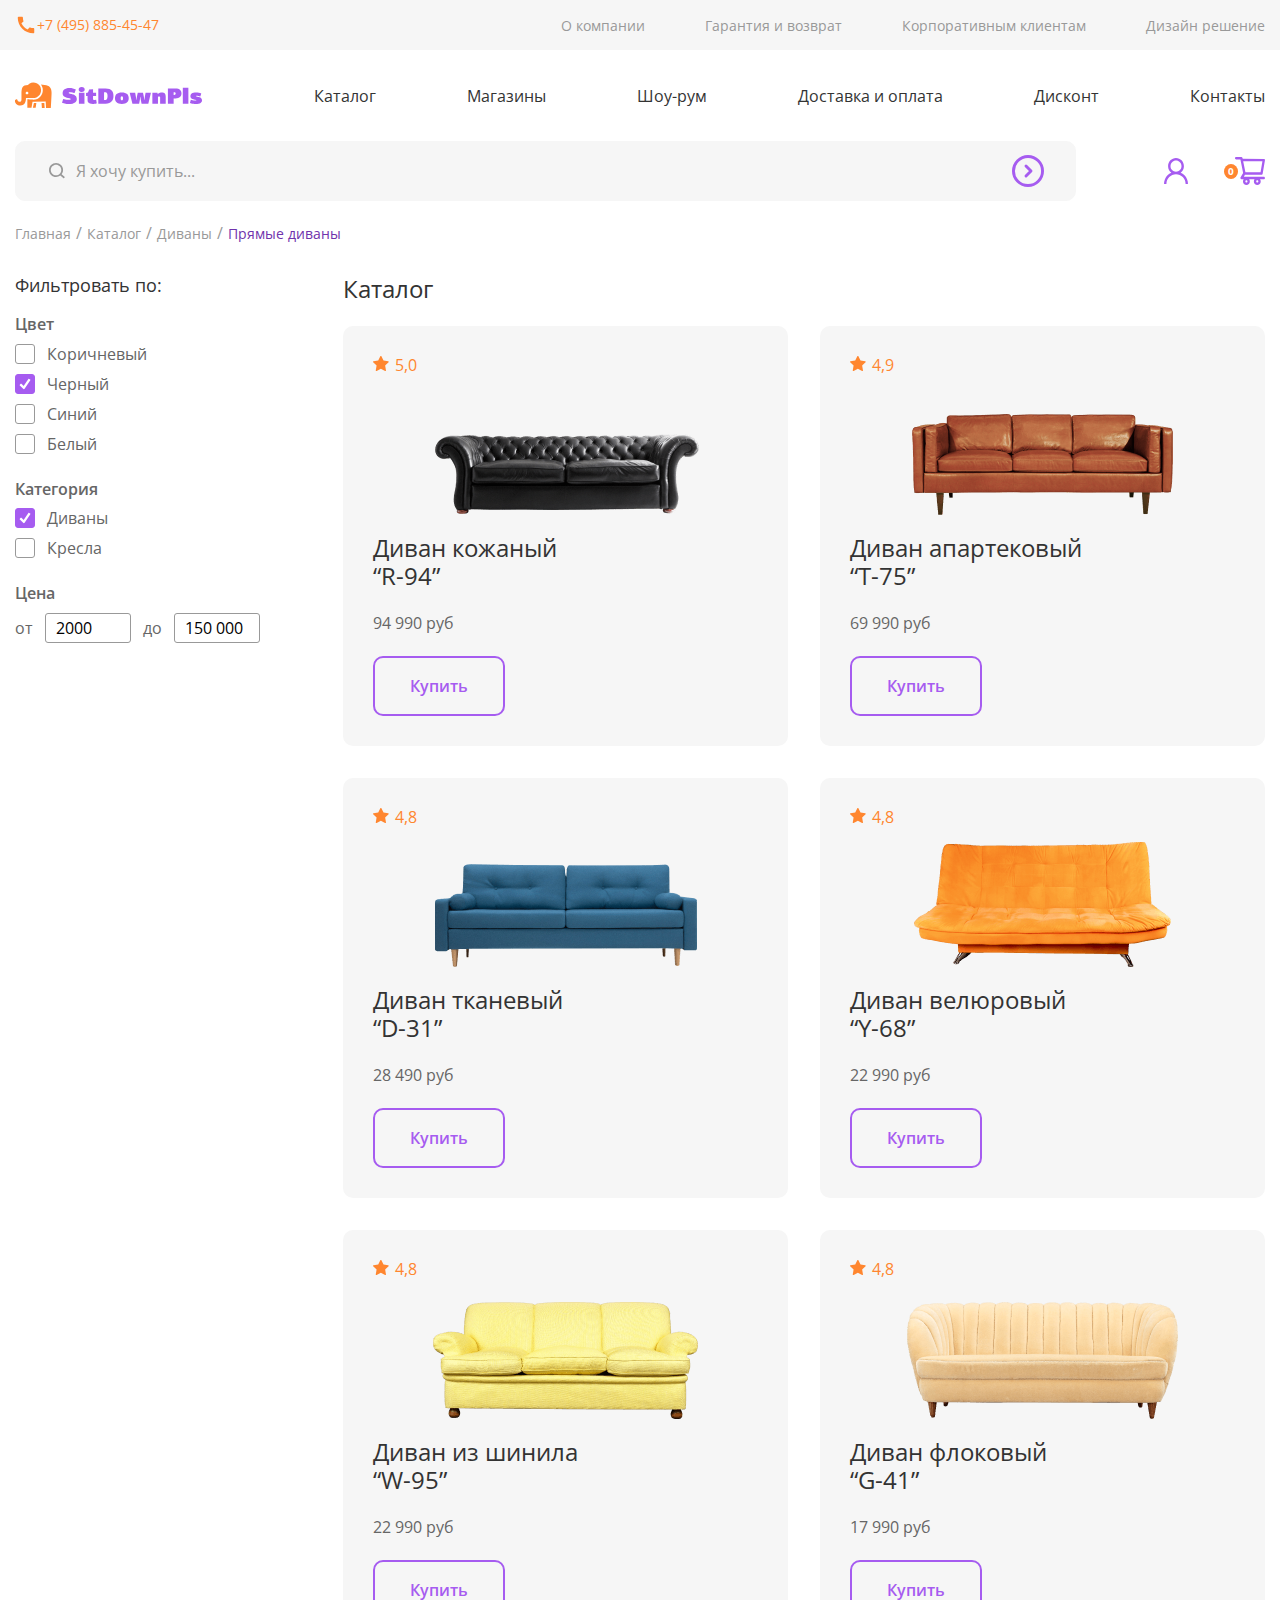
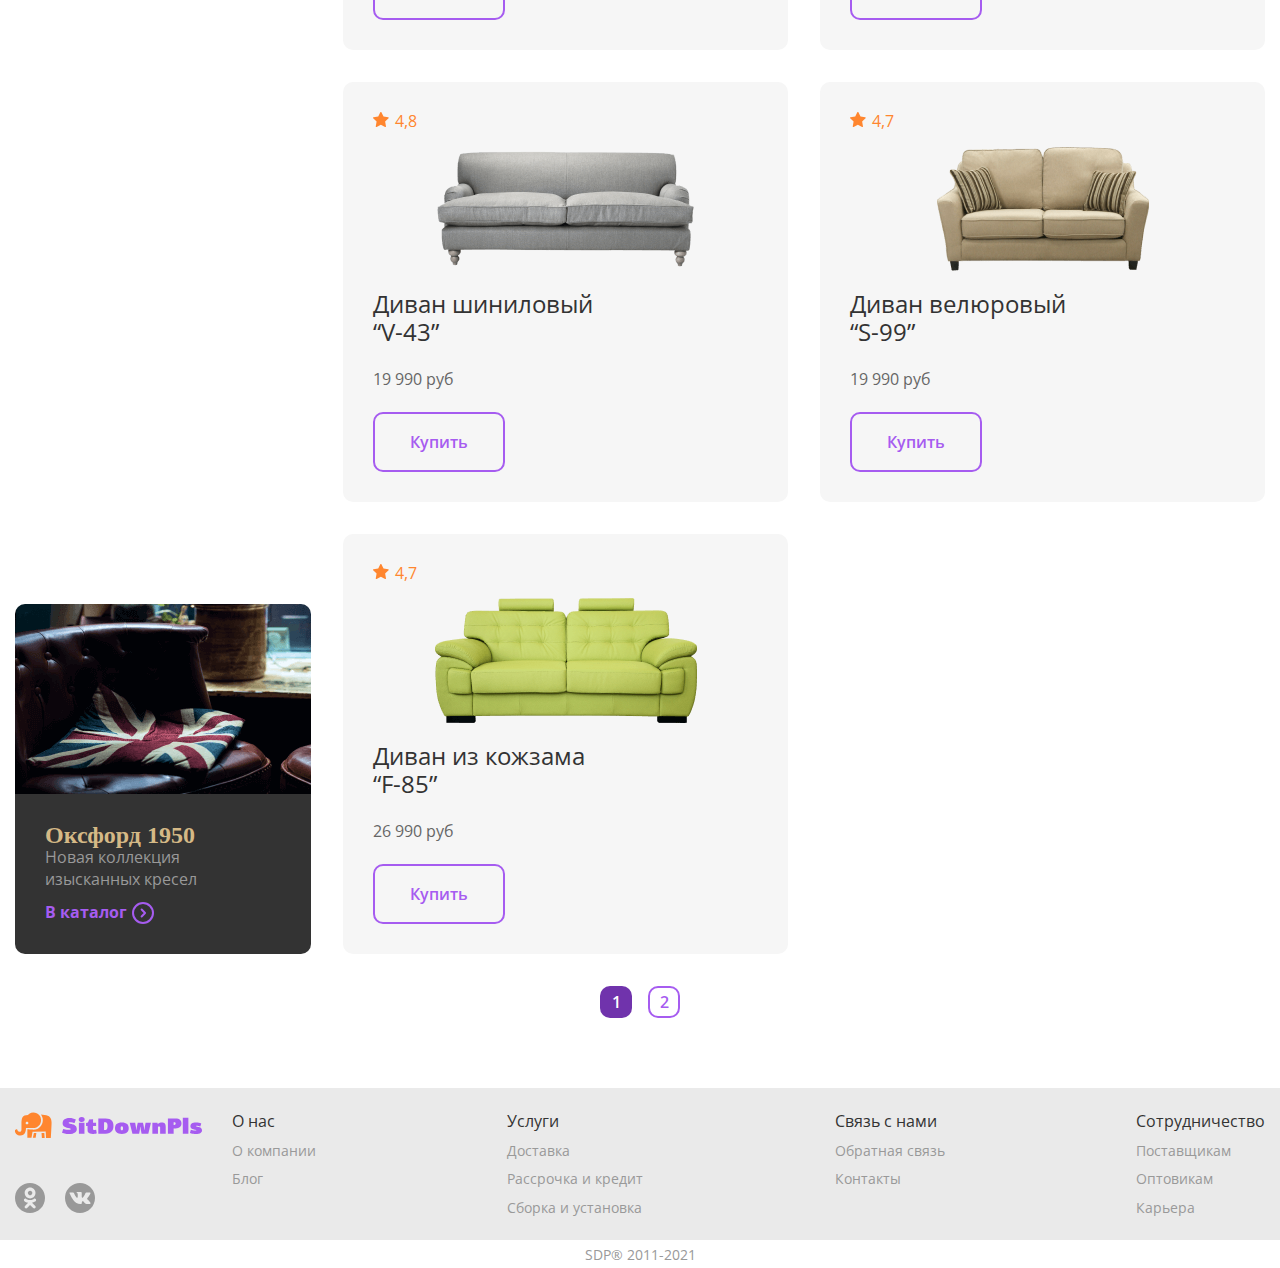
<file: catalog.html>
<!doctype html>
<html lang="en">
<head>
    <meta charset="UTF-8">
    <meta name="viewport"
          content="width=device-width, user-scalable=no, initial-scale=1.0, maximum-scale=1.0, minimum-scale=1.0">
    <meta http-equiv="X-UA-Compatible" content="ie=edge">
    <title>Каталог</title>
    <link rel="shortcut icon" href="./img/icons/favicon.svg">
    <link rel="stylesheet" href="./css/normalize.css">
    <link rel="stylesheet" href="./css/style.css">
    <link rel="stylesheet" href="./css/main.css">
    <link rel="stylesheet" href="./css/pages/catalog/catalog.css">
  <link rel="stylesheet" href="./css/pages/catalog/adaptive.css">
</head>
<body>
<header class="header">
  <div class="header__desktop desktop">
    <div class="desktop__first">
      <div class="container">
        <a class="phone" href="tel:+74958854547">
          <span class="phone__icon"></span>
          <span class="phone__number">+7 (495) 885-45-47</span>
        </a>
        <nav class="nav-top">
          <ul class="nav-top__list">
            <li class="nav-top__item">
              <a class="nav-top__link text-link-light" href="#">О компании</a>
            </li>
            <li class="nav-top__item">
              <a class="nav-top__link text-link-light" href="./cooperation.html#guarantees">Гарантия и возврат</a>
            </li>
            <li class="nav-top__item">
              <a class="nav-top__link text-link-light" href="#">Корпоративным клиентам</a>
            </li>
            <li class="nav-top__item">
              <a class="nav-top__link text-link-light" href="#">Дизайн решение</a>
            </li>
          </ul>
        </nav>
      </div>
    </div>
    <div class="desktop__second">
      <div class="container">
        <a class="logo" href="./index.html">
          <span class="logo__icon"></span>
          <span class="logo__title"></span>
        </a>
        <nav class="nav-bottom">
          <ul class="nav-bottom__list">
            <li class="nav-bottom__item">
              <a class="nav-bottom__link text-link" href="./catalog.html">Каталог</a>
            </li>
            <li class="nav-bottom__item">
              <a class="nav-bottom__link text-link" href="#">Магазины</a>
            </li>
            <li class="nav-bottom__item">
              <a class="nav-bottom__link text-link" href="#">Шоу-рум</a>
            </li>
            <li class="nav-bottom__item">
              <a class="nav-bottom__link text-link" href="#">Доставка и оплата</a>
            </li>
            <li class="nav-bottom__item">
              <a class="nav-bottom__link text-link" href="#">Дисконт</a>
            </li>
            <li class="nav-bottom__item">
              <a class="nav-bottom__link text-link" href="#">Контакты</a>
            </li>
          </ul>
        </nav>
      </div>
    </div>
    <div class="desktop__third">
      <div class="container">
        <form class="form-search" action="#">
          <input class="form-search__input" type="search" name="search" placeholder="Я хочу купить...">
          <button class="form-search__btn"></button>
          <div class="dropdown d-none">
            <div class="dropdown__top">
              <h3 class="dropdown__title">Выбрать категорию</h3>
              <span class="dropdown__top-icon"></span>
            </div>
            <ul class="dropdown__list">
              <li class="dropdown__item">
                <a class="dropdown__link text-link" href="#">Диваны</a>
              </li>
              <li class="dropdown__item">
                <a class="dropdown__link text-link" href="#">Комоды</a>
              </li>
              <li class="dropdown__item">
                <a class="dropdown__link text-link" href="#">Кресла</a>
              </li>
              <li class="dropdown__item">
                <a class="dropdown__link text-link" href="#">Стулья</a>
              </li>
              <li class="dropdown__item">
                <a class="dropdown__link text-link" href="#">Пуфы</a>
              </li>
              <li class="dropdown__item">
                <a class="dropdown__link text-link" href="#">Столы</a>
              </li>
              <li class="dropdown__item">
                <a class="dropdown__link text-link" href="#">Кровати</a>
              </li>
              <li class="dropdown__item">
                <a class="dropdown__link text-link" href="#">Аксессуары</a>
              </li>
              <li class="dropdown__item">
                <a class="dropdown__link text-link" href="#">Тумбы</a>
              </li>
            </ul>
          </div>
        </form>
        <div class="user-basket">
          <a class="user" href="#"></a>
          <a class="basket" href="#">
            <span class="basket__count">0</span>
            <span class="basket__icon"></span>
          </a>
        </div>
      </div>
    </div>
  </div>
  <div class="header__laptop laptop">
    <div class="laptop__first">
      <div class="container">
        <a class="phone" href="tel:+74958854547">
          <span class="phone__icon"></span>
          <span class="phone__number">+7 (495) 885-45-47</span>
        </a>
      </div>
    </div>
    <div class="laptop__second">
      <div class="container">
        <nav class="nav-top">
          <ul class="nav-top__list">
            <li class="nav-top__item">
              <a class="nav-top__link text-link-light" href="#">О компании</a>
            </li>
            <li class="nav-top__item">
              <a class="nav-top__link text-link-light" href="./cooperation.html#guarantees">Гарантия и возврат</a>
            </li>
            <li class="nav-top__item">
              <a class="nav-top__link text-link-light" href="#">Корпоративным клиентам</a>
            </li>
            <li class="nav-top__item">
              <a class="nav-top__link text-link-light" href="#">Дизайн решение</a>
            </li>
          </ul>
        </nav>
        <div class="user-basket">
          <a class="user" href="#"></a>
          <a class="basket" href="#">
            <span class="basket__count">0</span>
            <span class="basket__icon"></span>
          </a>
        </div>
      </div>
    </div>
    <div class="laptop__third">
      <div class="container">
        <a class="logo" href="./index.html">
          <span class="logo__icon"></span>
          <span class="logo__title"></span>
        </a>
        <nav class="nav-bottom">
          <ul class="nav-bottom__list">
            <li class="nav-bottom__item">
              <a class="nav-bottom__link text-link" href="./catalog.html">Каталог</a>
            </li>
            <li class="nav-bottom__item">
              <a class="nav-bottom__link text-link" href="#">Магазины</a>
            </li>
            <li class="nav-bottom__item">
              <a class="nav-bottom__link text-link" href="#">Шоу-рум</a>
            </li>
            <li class="nav-bottom__item">
              <a class="nav-bottom__link text-link" href="#">Доставка и оплата</a>
            </li>
            <li class="nav-bottom__item">
              <a class="nav-bottom__link text-link" href="#">Дисконт</a>
            </li>
            <li class="nav-bottom__item">
              <a class="nav-bottom__link text-link" href="#">Контакты</a>
            </li>
          </ul>
        </nav>
      </div>
    </div>
    <div class="laptop__forth">
      <div class="container">
        <form class="form-search" action="#">
          <input class="form-search__input" type="search" name="search" placeholder="Я хочу купить...">
          <button class="form-search__btn"></button>
          <div class="dropdown d-none">
            <div class="dropdown__top">
              <h3 class="dropdown__title">Выбрать категорию</h3>
              <span class="dropdown__top-icon"></span>
            </div>
            <ul class="dropdown__list">
              <li class="dropdown__item">
                <a class="dropdown__link text-link" href="#">Диваны</a>
              </li>
              <li class="dropdown__item">
                <a class="dropdown__link text-link" href="#">Комоды</a>
              </li>
              <li class="dropdown__item">
                <a class="dropdown__link text-link" href="#">Кресла</a>
              </li>
              <li class="dropdown__item">
                <a class="dropdown__link text-link" href="#">Стулья</a>
              </li>
              <li class="dropdown__item">
                <a class="dropdown__link text-link" href="#">Пуфы</a>
              </li>
              <li class="dropdown__item">
                <a class="dropdown__link text-link" href="#">Столы</a>
              </li>
              <li class="dropdown__item">
                <a class="dropdown__link text-link" href="#">Кровати</a>
              </li>
              <li class="dropdown__item">
                <a class="dropdown__link text-link" href="#">Аксессуары</a>
              </li>
              <li class="dropdown__item">
                <a class="dropdown__link text-link" href="#">Тумбы</a>
              </li>
            </ul>
          </div>
        </form>
      </div>
    </div>
  </div>
  <div class="header__tablet tablet">
    <div class="tablet__first">
      <div class="container">
        <a class="phone" href="tel:+74958854547">
          <span class="phone__icon"></span>
          <span class="phone__number">+7 (495) 885-45-47</span>
        </a>
      </div>
    </div>
    <div class="tablet__second">
      <div class="container">
        <nav class="nav-top">
          <ul class="nav-top__list">
            <li class="nav-top__item">
              <a class="nav-top__link text-link-light" href="#">О компании</a>
            </li>
            <li class="nav-top__item">
              <a class="nav-top__link text-link-light" href="./cooperation.html#guarantees">Гарантия и возврат</a>
            </li>
            <li class="nav-top__item">
              <a class="nav-top__link text-link-light" href="#">Корпоративным клиентам</a>
            </li>
            <li class="nav-top__item">
              <a class="nav-top__link text-link-light" href="#">Дизайн решение</a>
            </li>
          </ul>
        </nav>
      </div>
    </div>
    <div class="tablet__third">
      <div class="container">
        <button class="burger">
          <span></span>
          <span></span>
          <span></span>
        </button>
        <div class="burger-dropdawn burger-dropdawn_close">
          <ul class="burger-list">
            <li class="burger-list__item">
              <a class="burger-list__link text-link" href="./catalog.html">Каталог</a>
            </li>
            <li class="burger-list__item">
              <a class="burger-list__link text-link" href="#">Доставка и оплата</a>
            </li>
            <li class="burger-list__item">
              <a class="burger-list__link text-link" href="#">Магазины</a>
            </li>
            <li class="burger-list__item">
              <a class="burger-list__link text-link" href="#">Дисконт</a>
            </li>
            <li class="burger-list__item">
              <a class="burger-list__link text-link" href="#">Шоу-рум</a>
            </li>
            <li class="burger-list__item">
              <a class="burger-list__link text-link" href="#">Контакты</a>
            </li>
          </ul>
          <svg width="161" height="112" viewBox="0 0 161 112" fill="none">
            <path opacity="0.2" fill-rule="evenodd" clip-rule="evenodd" d="M25.5794 100.365C45.8369 100.365 49.6542 82.2743 49.6542 67.7904C52.0602 67.7904 71.0747 67.7904 79.7477 67.7904C126.924 67.7904 126.936 0 81.2523 0C68.8267 0 60.8234 7.65074 58.6807 10.3159C33.1916 10.3159 30.0935 23.8426 30.0935 50.1074C30.0935 55.1744 30.0935 71.6455 30.0935 74.1827C30.0935 80.3583 27.6499 84.3648 21.0639 84.3648C15.441 84.3648 12.7777 79.3079 10.5312 72.2115C9.36058 72.8501 1.14055 77.3658 0 78.1063C2.48723 85.1955 5.1505 100.365 25.5794 100.365ZM54.2194 39.79C61.9369 39.79 62.5929 51.5796 53.6732 51.5796C46.1543 51.5796 46.35 39.79 54.2194 39.79ZM81.2538 75.1196C74.7311 75.1196 55.6729 73.6852 55.6729 73.6852V110.032L73.729 110.294L78.243 84.0011L135.421 82.91L136.927 111.737L157.992 112C157.992 112 161 55.5381 161 44.2111C161 23.201 151.745 11.3095 130.907 10.3159C125.685 10.0671 118.854 9.07789 114.355 8.84221C133.966 33.0776 118.362 75.1196 81.2538 75.1196ZM117.366 89.8566L118.869 111.213L130.907 111.476L129.402 89.8566H117.366ZM79.7477 110.558L91.785 110.82L94.7929 89.8566H84.2602L79.7477 110.558Z" fill="#666666"/>
          </svg>
        </div>
        <a class="logo" href="./index.html">
          <span class="logo__icon"></span>
          <span class="logo__title"></span>
        </a>
        <div class="user-basket">
          <a class="user" href="#"></a>
          <a class="basket" href="#">
            <span class="basket__count">0</span>
            <span class="basket__icon"></span>
          </a>
        </div>
      </div>
    </div>
    <div class="tablet__forth">
      <div class="container">
        <nav class="nav-bottom">
          <ul class="nav-bottom__list">
            <li class="nav-bottom__item">
              <a class="nav-bottom__link text-link" href="./catalog.html">Каталог</a>
            </li>
            <li class="nav-bottom__item">
              <a class="nav-bottom__link text-link" href="#">Магазины</a>
            </li>
            <li class="nav-bottom__item">
              <a class="nav-bottom__link text-link" href="#">Шоу-рум</a>
            </li>
            <li class="nav-bottom__item">
              <a class="nav-bottom__link text-link" href="#">Доставка и оплата</a>
            </li>
            <li class="nav-bottom__item">
              <a class="nav-bottom__link text-link" href="#">Дисконт</a>
            </li>
            <li class="nav-bottom__item">
              <a class="nav-bottom__link text-link" href="#">Контакты</a>
            </li>
          </ul>
        </nav>
        <form class="form-search" action="#">
          <input class="form-search__input" type="search" name="search" placeholder="Я хочу купить...">
          <button class="form-search__btn"></button>
          <div class="dropdown d-none">
            <div class="dropdown__top">
              <h3 class="dropdown__title">Выбрать категорию</h3>
              <span class="dropdown__top-icon"></span>
            </div>
            <ul class="dropdown__list">
              <li class="dropdown__item">
                <a class="dropdown__link text-link" href="#">Диваны</a>
              </li>
              <li class="dropdown__item">
                <a class="dropdown__link text-link" href="#">Комоды</a>
              </li>
              <li class="dropdown__item">
                <a class="dropdown__link text-link" href="#">Кресла</a>
              </li>
              <li class="dropdown__item">
                <a class="dropdown__link text-link" href="#">Стулья</a>
              </li>
              <li class="dropdown__item">
                <a class="dropdown__link text-link" href="#">Пуфы</a>
              </li>
              <li class="dropdown__item">
                <a class="dropdown__link text-link" href="#">Столы</a>
              </li>
              <li class="dropdown__item">
                <a class="dropdown__link text-link" href="#">Кровати</a>
              </li>
              <li class="dropdown__item">
                <a class="dropdown__link text-link" href="#">Аксессуары</a>
              </li>
              <li class="dropdown__item">
                <a class="dropdown__link text-link" href="#">Тумбы</a>
              </li>
            </ul>
          </div>
        </form>
      </div>
    </div>
  </div>
  <div class="header__mobile mobile">
    <div class="mobile__first">
      <div class="container">
        <button class="burger">
          <span></span>
          <span></span>
          <span></span>
        </button>
        <div class="burger-dropdawn burger-dropdawn_close">
          <ul class="burger-list">
            <li class="burger-list__item">
              <a class="burger-list__link text-link" href="./catalog.html">Каталог</a>
            </li>
            <li class="burger-list__item">
              <a class="burger-list__link text-link" href="#">Доставка и оплата</a>
            </li>
            <li class="burger-list__item">
              <a class="burger-list__link text-link" href="#">Магазины</a>
            </li>
            <li class="burger-list__item">
              <a class="burger-list__link text-link" href="#">Дисконт</a>
            </li>
            <li class="burger-list__item">
              <a class="burger-list__link text-link" href="#">Шоу-рум</a>
            </li>
            <li class="burger-list__item">
              <a class="burger-list__link text-link" href="#">Контакты</a>
            </li>
          </ul>
        </div>
        <nav class="nav-top">
          <ul class="nav-top__list">
            <li class="nav-top__item">
              <a class="nav-top__link text-link-light" href="#">О компании</a>
            </li>
            <li class="nav-top__item">
              <a class="nav-top__link text-link-light" href="./cooperation.html#guarantees">Гарантия и возврат</a>
            </li>
            <li class="nav-top__item">
              <a class="nav-top__link text-link-light" href="#">Корпоративным клиентам</a>
            </li>
            <li class="nav-top__item">
              <a class="nav-top__link text-link-light" href="#">Дизайн решение</a>
            </li>
          </ul>
        </nav>
        <a class="logo" href="./index.html">
          <span class="logo__icon"></span>
          <span class="logo__title"></span>
        </a>
      </div>
    </div>
    <div class="mobile__second">
      <div class="container">
        <a class="phone" href="tel:+74958854547">
          <span class="phone__icon"></span>
          <span class="phone__number">+7 (495) 885-45-47</span>
        </a>
        <div class="user-basket">
          <a class="user" href="#"></a>
          <a class="basket" href="#">
            <span class="basket__count">0</span>
            <span class="basket__icon"></span>
          </a>
        </div>
      </div>
    </div>
    <div class="mobile__third">
      <div class="container">
        <nav class="nav-bottom">
          <ul class="nav-bottom__list">
            <li class="nav-bottom__item">
              <a class="nav-bottom__link text-link" href="./catalog.html">Каталог</a>
            </li>
            <li class="nav-bottom__item">
              <a class="nav-bottom__link text-link" href="#">Магазины</a>
            </li>
            <li class="nav-bottom__item">
              <a class="nav-bottom__link text-link" href="#">Шоу-рум</a>
            </li>
            <li class="nav-bottom__item">
              <a class="nav-bottom__link text-link" href="#">Доставка и оплата</a>
            </li>
            <li class="nav-bottom__item">
              <a class="nav-bottom__link text-link" href="#">Дисконт</a>
            </li>
            <li class="nav-bottom__item">
              <a class="nav-bottom__link text-link" href="#">Контакты</a>
            </li>
          </ul>
        </nav>
        <form class="form-search" action="#">
          <input class="form-search__input" type="search" name="search" placeholder="Я хочу купить...">
          <button class="form-search__btn"></button>
          <div class="dropdown d-none">
            <div class="dropdown__top">
              <h3 class="dropdown__title">Выбрать категорию</h3>
              <span class="dropdown__top-icon"></span>
            </div>
            <ul class="dropdown__list">
              <li class="dropdown__item">
                <a class="dropdown__link text-link" href="#">Диваны</a>
              </li>
              <li class="dropdown__item">
                <a class="dropdown__link text-link" href="#">Комоды</a>
              </li>
              <li class="dropdown__item">
                <a class="dropdown__link text-link" href="#">Кресла</a>
              </li>
              <li class="dropdown__item">
                <a class="dropdown__link text-link" href="#">Стулья</a>
              </li>
              <li class="dropdown__item">
                <a class="dropdown__link text-link" href="#">Пуфы</a>
              </li>
              <li class="dropdown__item">
                <a class="dropdown__link text-link" href="#">Столы</a>
              </li>
              <li class="dropdown__item">
                <a class="dropdown__link text-link" href="#">Кровати</a>
              </li>
              <li class="dropdown__item">
                <a class="dropdown__link text-link" href="#">Аксессуары</a>
              </li>
              <li class="dropdown__item">
                <a class="dropdown__link text-link" href="#">Тумбы</a>
              </li>
            </ul>
          </div>
        </form>
      </div>
    </div>
  </div>
</header>
  <main>
    <section class="breadcrumb">
      <div class="container">
        <ul class="breadcrumb-list">
          <li class="breadcrumb-list__item">
            <a class="breadcrumb-list__link text-link-light" href="./index.html">Главная</a>
          </li>
          <li class="breadcrumb-list__item">
            <a class="breadcrumb-list__link text-link-light" href="./index.html">Каталог</a>
          </li>
          <li class="breadcrumb-list__item">
            <a class="breadcrumb-list__link text-link-light" href="./index.html">Диваны</a>
          </li>
          <li class="breadcrumb-list__item">
            <a class="breadcrumb-list__link text-link-light" href="./index.html">Прямые диваны</a>
          </li>
        </ul>
      </div>
    </section>
    <section class="section-catalog">
      <div class="container">
        <div class="wrapper">
          <aside class="aside">
            <h2 class="section-catalog__title title-2">Каталог</h2>
            <form class="filters" action="#">
              <h3 class="filters__title">Фильтровать по:</h3>
              <div class="filters__row">
                <h4 class="filters__row-title">Цвет</h4>
                <label class="filters__label" for="color-brown">
                  <input class="filters__checkbox" type="checkbox" name="color[]" value="Коричневый" id="color-brown">
                  Коричневый
                  <span class="filters__checkbox-new"></span>
                </label>
                <label class="filters__label" for="color-black">
                  <input class="filters__checkbox" checked type="checkbox" name="color[]" value="Черный" id="color-black">
                  Черный
                  <span class="filters__checkbox-new"></span>
                </label>
                <label class="filters__label" for="color-blue">
                  <input class="filters__checkbox" type="checkbox" name="color[]" value="Синий" id="color-blue">
                  Синий
                  <span class="filters__checkbox-new"></span>
                </label>
                <label class="filters__label" for="color-white">
                  <input class="filters__checkbox" type="checkbox" name="color[]" value="Белый" id="color-white">
                  Белый
                  <span class="filters__checkbox-new"></span>
                </label>
              </div>
              <div class="filters__row">
                <h4 class="filters__row-title">Категория</h4>
                <label class="filters__label" for="category-sofa">
                  <input class="filters__checkbox" checked type="checkbox" name="color[]" value="Диваны" id="category-sofa">
                  Диваны
                  <span class="filters__checkbox-new"></span>
                </label>
                <label class="filters__label" for="category-armchair">
                  <input class="filters__checkbox" type="checkbox" name="color[]" value="Кресла" id="category-armchair">
                  Кресла
                  <span class="filters__checkbox-new"></span>
                </label>
              </div>
              <div class="filters__row">
                <h4 class="filters__row-title">Цена</h4>
                <div>
                  <label class="filters__label" for="from">
                    от
                    <input class="filters__input" type="text" value="2000" id="from">
                  </label>
                  <label class="filters__label" for="before">
                    до
                    <input class="filters__input" type="text" value="150 000" id="before">
                  </label>
                </div>
              </div>
            </form>
            <div class="banner">
              <div class="banner__img"></div>
              <div class="banner__text">
                <span class="banner__title"><span>Оксфорд 1950</span> Новая коллекция изысканных кресел</span>
                <a class="arrow-btn" href="./catalog.html">
                  <span class="arrow-btn__title">В каталог</span>
                  <span class="arrow-btn__span"></span>
                </a>
              </div>
            </div>
          </aside>
          <div class="catalog">
            <h2 class="section-catalog__title title-2">Каталог</h2>
            <ul class="card-list">
              <li class="card">
                <div class="rating">
                  <span class="rating__num">5,0</span>
                </div>
                <div class="card__top">
                  <picture>
                    <source media="(max-width: 320px)" srcset="./img/sofa/r_94-320.png">
                    <img class="card__img" src="./img/sofa/r_94-1920.png" alt="Диван кожаный “R-94”">
                  </picture>
                </div>
                <div class="card__bottom">
                  <h3 class="card__title">Диван кожаный <span class="card__title-model">“R-94”</span></h3>
                  <span class="card__price">94 990 руб</span>
                  <a href="./product.html" class="secondary-btn">Купить</a>
                </div>
              </li>
              <li class="card">
                <div class="rating">
                  <span class="rating__num">4,9</span>
                </div>
                <div class="card__top">
                  <picture>
                    <source media="(max-width: 320px)" srcset="./img/sofa/t_75-320.png">
                    <img class="card__img" src="./img/sofa/t_75-1920.png" alt="Диван апартековый “T-75”">
                  </picture>
                </div>
                <div class="card__bottom">
                  <h3 class="card__title">Диван апартековый<span class="card__title-model">“T-75”</span></h3>
                  <span class="card__price">69 990 руб</span>
                  <a href="./product.html" class="secondary-btn">Купить</a>
                </div>
              </li>
              <li class="card">
                <div class="rating">
                  <span class="rating__num">4,8</span>
                </div>
                <div class="card__top">
                  <picture>
                    <source media="(max-width: 320px)" srcset="./img/sofa/d_31-320.png">
                    <img class="card__img" src="./img/sofa/d_31-768.png" alt="Диван тканевый “D-31”">
                  </picture>
                </div>
                <div class="card__bottom">
                  <h3 class="card__title">Диван тканевый <span class="card__title-model">“D-31”</span></h3>
                  <span class="card__price">28 490 руб</span>
                  <a href="./product.html" class="secondary-btn">Купить</a>
                </div>
              </li>
              <li class="card">
                <div class="rating">
                  <span class="rating__num">4,8</span>
                </div>
                <div class="card__top">
                  <picture>
                    <source media="(max-width: 320px)" srcset="./img/sofa/y_68-320.png">
                    <img class="card__img" src="./img/sofa/y_68-1920.png" alt="Диван велюровый “Y-68”">
                  </picture>
                </div>
                <div class="card__bottom">
                  <h3 class="card__title">Диван велюровый <span class="card__title-model">“Y-68”</span></h3>
                  <span class="card__price">22 990 руб</span>
                  <a href="./product.html" class="secondary-btn">Купить</a>
                </div>
              </li>
              <li class="card">
                <div class="rating">
                  <span class="rating__num">4,8</span>
                </div>
                <div class="card__top">
                  <picture>
                    <source media="(max-width: 320px)" srcset="./img/sofa/w_95-320.png">
                    <img class="card__img" src="./img/sofa/w_95-1920.png" alt="Диван из шинила “W-95”">
                  </picture>
                </div>
                <div class="card__bottom">
                  <h3 class="card__title">Диван из шинила <span class="card__title-model">“W-95”</span></h3>
                  <span class="card__price">22 990 руб</span>
                  <a href="./product.html" class="secondary-btn">Купить</a>
                </div>
              </li>
              <li class="card">
                <div class="rating">
                  <span class="rating__num">4,8</span>
                </div>
                <div class="card__top">
                  <picture>
                    <source media="(max-width: 320px)" srcset="./img/sofa/g_41-320.png">
                    <img class="card__img" src="./img/sofa/g_41-1920.png" alt="Диван флоковый “G-41”">
                  </picture>
                </div>
                <div class="card__bottom">
                  <h3 class="card__title">Диван флоковый <span class="card__title-model">“G-41”</span></h3>
                  <span class="card__price">17 990 руб</span>
                  <a href="./product.html" class="secondary-btn">Купить</a>
                </div>
              </li>
              <li class="card">
                <div class="rating">
                  <span class="rating__num">4,8</span>
                </div>
                <div class="card__top">
                  <picture>
                    <img class="card__img" src="./img/sofa/v_43.png" alt="Диван шиниловый “V-43”">
                  </picture>
                </div>
                <div class="card__bottom">
                  <h3 class="card__title">Диван шиниловый <span class="card__title-model">“V-43”</span></h3>
                  <span class="card__price">19 990 руб</span>
                  <a href="./product.html" class="secondary-btn">Купить</a>
                </div>
              </li>
              <li class="card">
                <div class="rating">
                  <span class="rating__num">4,7</span>
                </div>
                <div class="card__top">
                  <picture>
                    <img class="card__img" src="./img/sofa/s_99.png" alt="Диван велюровый “S-99”">
                  </picture>
                </div>
                <div class="card__bottom">
                  <h3 class="card__title">Диван велюровый <span class="card__title-model">“S-99”</span></h3>
                  <span class="card__price">19 990 руб</span>
                  <a href="./product.html" class="secondary-btn">Купить</a>
                </div>
              </li>
              <li class="card">
                <div class="rating">
                  <span class="rating__num">4,7</span>
                </div>
                <div class="card__top">
                  <picture>
                    <img class="card__img" src="./img/sofa/f_85.png" alt="Диван велюровый “S-99”">
                  </picture>
                </div>
                <div class="card__bottom">
                  <h3 class="card__title">Диван из кожзама<span class="card__title-model">“F-85”</span></h3>
                  <span class="card__price">26 990 руб</span>
                  <a href="./product.html" class="secondary-btn">Купить</a>
                </div>
              </li>
            </ul>
          </div>
        </div>
        <div class="section-catalog__pagination">
          <ul class="pagination">
            <li class="pagination__item active">
              <a class="pagination__link" href="#">1</a>
            </li>
            <li class="pagination__item">
              <a class="pagination__link" href="#">2</a>
            </li>
            <li class="pagination__item">
              <a class="pagination__link" href="#">3</a>
            </li>
          </ul>
        </div>
      </div>
    </section>
  </main>
  <footer class="footer">
    <div class="footer__top">
      <div class="container">
        <div class="footer__left">
          <a class="logo" href="./index.html">
            <span class="logo__icon"></span>
            <span class="logo__title"></span>
          </a>
          <ul class="social-list">
            <li class="social-list__item">
              <a class="social-list__link classmates" href="#"></a>
            </li>
            <li class="social-list__item">
              <a class="social-list__link vk" href="#"></a>
            </li>
          </ul>
        </div>
        <nav class="footer__nav">
          <ul class="footer__list">
            <li class="footer__item">
              <span class="text-link">О нас</span>
            </li>
            <li class="footer__item">
              <a class="text-link-light" href="#">О компании</a>
            </li>
            <li class="footer__item">
              <a class="text-link-light" href="#">Блог</a>
            </li>
          </ul>
          <ul class="footer__list">
            <li class="footer__item">
              <span class="text-link">Услуги</span>
            </li>
            <li class="footer__item">
              <a class="text-link-light" href="#">Доставка</a>
            </li>
            <li class="footer__item">
              <a class="text-link-light" href="#">Рассрочка и кредит</a>
            </li>
            <li class="footer__item">
              <a class="text-link-light" href="#">Сборка и установка</a>
            </li>
          </ul>
          <ul class="footer__list">
            <li class="footer__item">
              <span class="text-link">Связь с нами</span>
            </li>
            <li class="footer__item">
              <a class="text-link-light" href="./index.html#force">Обратная связь</a>
            </li>
            <li class="footer__item">
              <a class="text-link-light" href="#">Контакты</a>
            </li>
          </ul>
          <ul class="footer__list">
            <li class="footer__item">
              <span class="text-link">Сотрудничество</span>
            </li>
            <li class="footer__item">
              <a class="text-link-light" href="./cooperation.html#cooperation">Поставщикам</a>
            </li>
            <li class="footer__item">
              <a class="text-link-light" href="#">Оптовикам</a>
            </li>
            <li class="footer__item">
              <a class="text-link-light" href="#">Карьера</a>
            </li>
          </ul>
        </nav>
      </div>
    </div>
    <div class="footer__bottom">
      <span>SDP® 2011-2021</span>
    </div>
  </footer>
<script src="./js/index.js"></script>
</body>
</html>
</file>
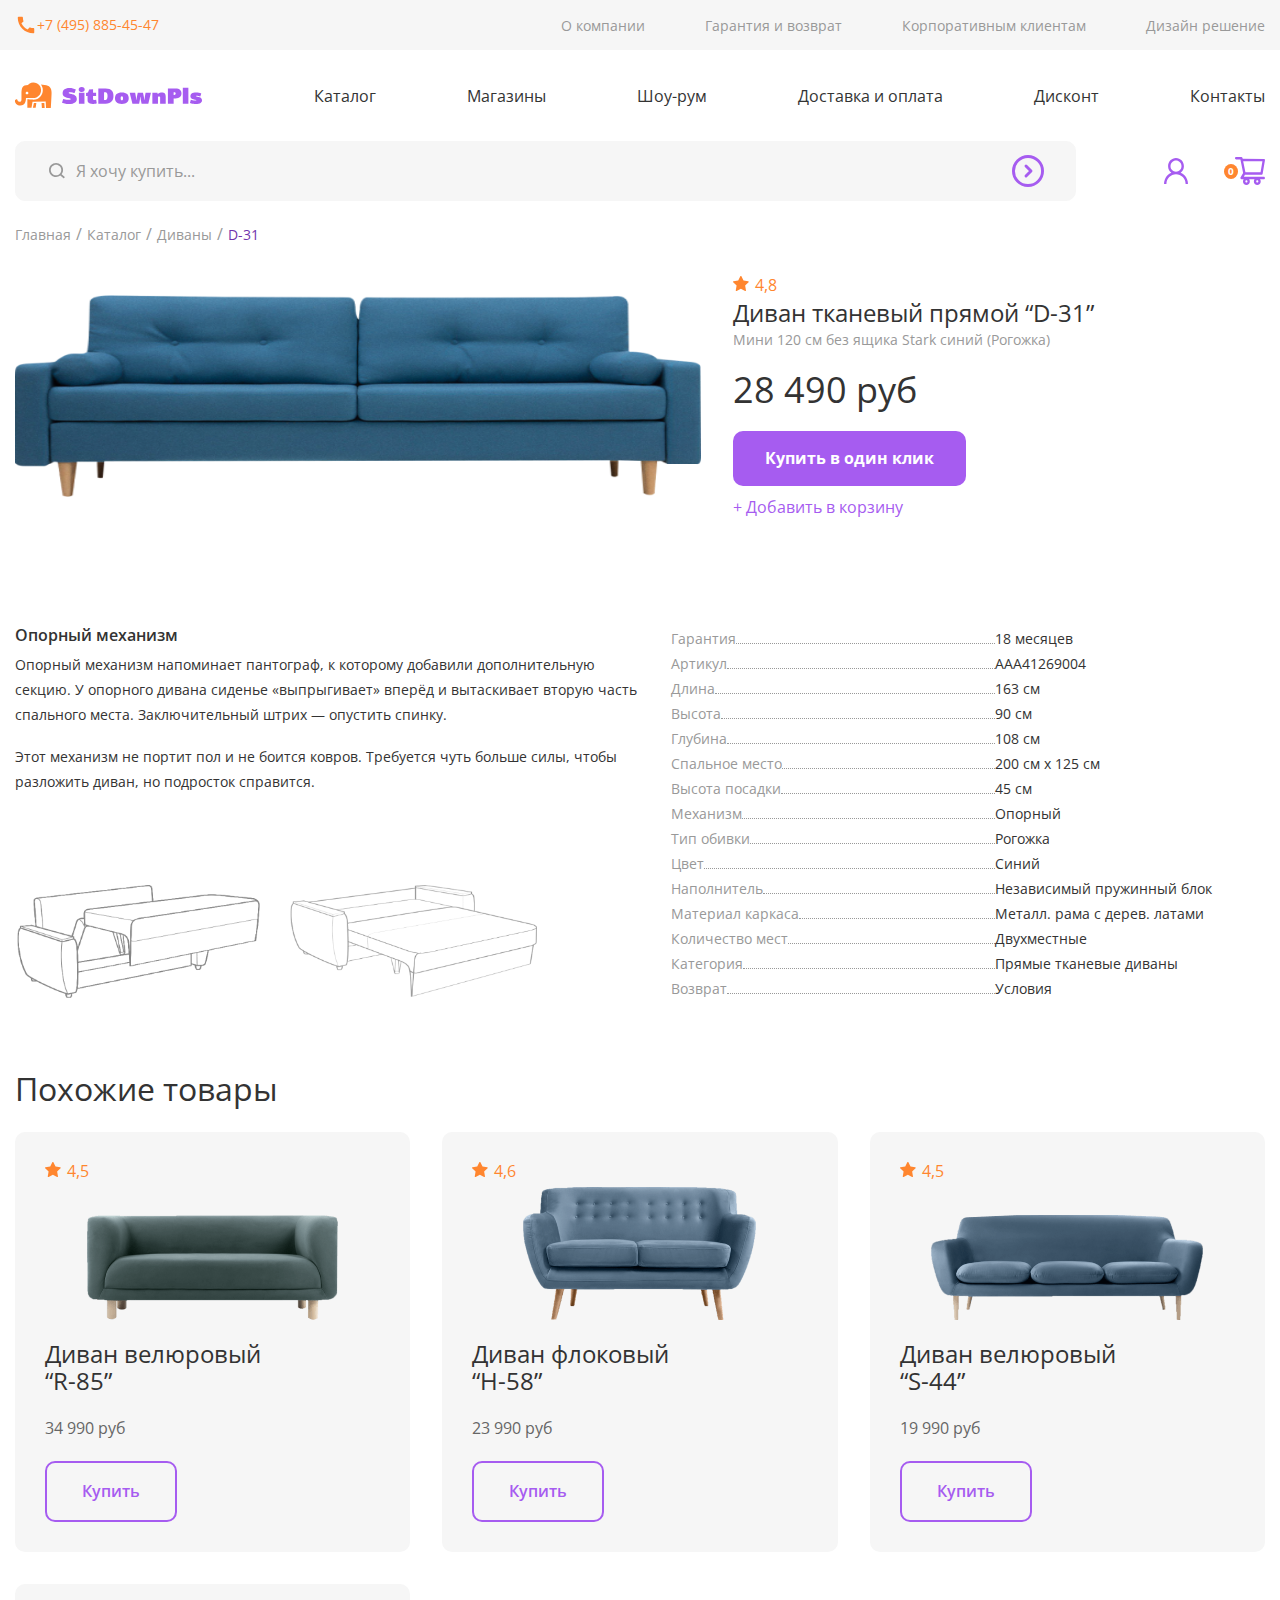
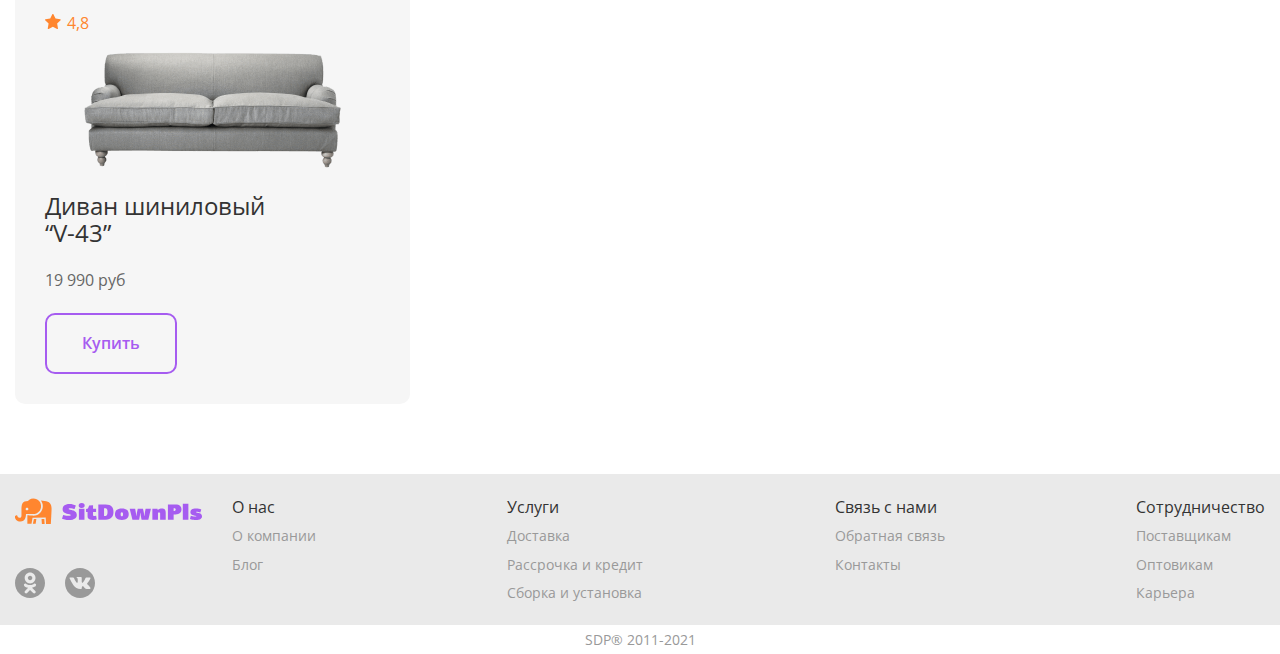
<file: product.html>
<!doctype html>
<html lang="en">
<head>
    <meta charset="UTF-8">
    <meta name="viewport"
          content="width=device-width, user-scalable=no, initial-scale=1.0, maximum-scale=1.0, minimum-scale=1.0">
    <meta http-equiv="X-UA-Compatible" content="ie=edge">
    <title>Карточка товара</title>
    <link rel="shortcut icon" href="./img/icons/favicon.svg">
    <link rel="stylesheet" href="./css/normalize.css">
    <link rel="stylesheet" href="./css/style.css">
    <link rel="stylesheet" href="./css/main.css">
    <link rel="stylesheet" href="./css/pages/product/product.css">
    <link rel="stylesheet" href="./css/pages/product/adaptive.css">
</head>
<body>
<header class="header">
    <div class="header__desktop desktop">
        <div class="desktop__first">
            <div class="container">
                <a class="phone" href="tel:+74958854547">
                    <span class="phone__icon"></span>
                    <span class="phone__number">+7 (495) 885-45-47</span>
                </a>
                <nav class="nav-top">
                    <ul class="nav-top__list">
                        <li class="nav-top__item">
                            <a class="nav-top__link text-link-light" href="#">О компании</a>
                        </li>
                        <li class="nav-top__item">
                            <a class="nav-top__link text-link-light" href="./cooperation.html#guarantees">Гарантия и возврат</a>
                        </li>
                        <li class="nav-top__item">
                            <a class="nav-top__link text-link-light" href="./cooperation.html">Корпоративным клиентам</a>
                        </li>
                        <li class="nav-top__item">
                            <a class="nav-top__link text-link-light" href="#">Дизайн решение</a>
                        </li>
                    </ul>
                </nav>
            </div>
        </div>
        <div class="desktop__second">
            <div class="container">
                <a class="logo" href="./index.html">
                    <span class="logo__icon"></span>
                    <span class="logo__title"></span>
                </a>
                <nav class="nav-bottom">
                    <ul class="nav-bottom__list">
                        <li class="nav-bottom__item">
                            <a class="nav-bottom__link text-link" href="./catalog.html">Каталог</a>
                        </li>
                        <li class="nav-bottom__item">
                            <a class="nav-bottom__link text-link" href="#">Магазины</a>
                        </li>
                        <li class="nav-bottom__item">
                            <a class="nav-bottom__link text-link" href="#">Шоу-рум</a>
                        </li>
                        <li class="nav-bottom__item">
                            <a class="nav-bottom__link text-link" href="#">Доставка и оплата</a>
                        </li>
                        <li class="nav-bottom__item">
                            <a class="nav-bottom__link text-link" href="#">Дисконт</a>
                        </li>
                        <li class="nav-bottom__item">
                            <a class="nav-bottom__link text-link" href="#">Контакты</a>
                        </li>
                    </ul>
                </nav>
            </div>
        </div>
        <div class="desktop__third">
            <div class="container">
                <form class="form-search" action="#">
                    <input class="form-search__input" type="search" name="search" placeholder="Я хочу купить...">
                    <button class="form-search__btn"></button>
                    <div class="dropdown d-none">
                        <div class="dropdown__top">
                            <h3 class="dropdown__title">Выбрать категорию</h3>
                            <span class="dropdown__top-icon"></span>
                        </div>
                        <ul class="dropdown__list">
                            <li class="dropdown__item">
                                <a class="dropdown__link text-link" href="#">Диваны</a>
                            </li>
                            <li class="dropdown__item">
                                <a class="dropdown__link text-link" href="#">Комоды</a>
                            </li>
                            <li class="dropdown__item">
                                <a class="dropdown__link text-link" href="#">Кресла</a>
                            </li>
                            <li class="dropdown__item">
                                <a class="dropdown__link text-link" href="#">Стулья</a>
                            </li>
                            <li class="dropdown__item">
                                <a class="dropdown__link text-link" href="#">Пуфы</a>
                            </li>
                            <li class="dropdown__item">
                                <a class="dropdown__link text-link" href="#">Столы</a>
                            </li>
                            <li class="dropdown__item">
                                <a class="dropdown__link text-link" href="#">Кровати</a>
                            </li>
                            <li class="dropdown__item">
                                <a class="dropdown__link text-link" href="#">Аксессуары</a>
                            </li>
                            <li class="dropdown__item">
                                <a class="dropdown__link text-link" href="#">Тумбы</a>
                            </li>
                        </ul>
                    </div>
                </form>
                <div class="user-basket">
                    <a class="user" href="#"></a>
                    <a class="basket" href="#">
                        <span class="basket__count">0</span>
                        <span class="basket__icon"></span>
                    </a>
                </div>
            </div>
        </div>
    </div>
    <div class="header__laptop laptop">
        <div class="laptop__first">
            <div class="container">
                <a class="phone" href="tel:+74958854547">
                    <span class="phone__icon"></span>
                    <span class="phone__number">+7 (495) 885-45-47</span>
                </a>
            </div>
        </div>
        <div class="laptop__second">
            <div class="container">
                <nav class="nav-top">
                    <ul class="nav-top__list">
                        <li class="nav-top__item">
                            <a class="nav-top__link text-link-light" href="#">О компании</a>
                        </li>
                        <li class="nav-top__item">
                            <a class="nav-top__link text-link-light" href="./cooperation.html#guarantees">Гарантия и возврат</a>
                        </li>
                        <li class="nav-top__item">
                            <a class="nav-top__link text-link-light" href="./cooperation.html">Корпоративным клиентам</a>
                        </li>
                        <li class="nav-top__item">
                            <a class="nav-top__link text-link-light" href="#">Дизайн решение</a>
                        </li>
                    </ul>
                </nav>
                <div class="user-basket">
                    <a class="user" href="#"></a>
                    <a class="basket" href="#">
                        <span class="basket__count">0</span>
                        <span class="basket__icon"></span>
                    </a>
                </div>
            </div>
        </div>
        <div class="laptop__third">
            <div class="container">
                <a class="logo" href="./index.html">
                    <span class="logo__icon"></span>
                    <span class="logo__title"></span>
                </a>
                <nav class="nav-bottom">
                    <ul class="nav-bottom__list">
                        <li class="nav-bottom__item">
                            <a class="nav-bottom__link text-link" href="./catalog.html">Каталог</a>
                        </li>
                        <li class="nav-bottom__item">
                            <a class="nav-bottom__link text-link" href="#">Магазины</a>
                        </li>
                        <li class="nav-bottom__item">
                            <a class="nav-bottom__link text-link" href="#">Шоу-рум</a>
                        </li>
                        <li class="nav-bottom__item">
                            <a class="nav-bottom__link text-link" href="#">Доставка и оплата</a>
                        </li>
                        <li class="nav-bottom__item">
                            <a class="nav-bottom__link text-link" href="#">Дисконт</a>
                        </li>
                        <li class="nav-bottom__item">
                            <a class="nav-bottom__link text-link" href="#">Контакты</a>
                        </li>
                    </ul>
                </nav>
            </div>
        </div>
        <div class="laptop__forth">
            <div class="container">
                <form class="form-search" action="#">
                    <input class="form-search__input" type="search" name="search" placeholder="Я хочу купить...">
                    <button class="form-search__btn"></button>
                    <div class="dropdown d-none">
                        <div class="dropdown__top">
                            <h3 class="dropdown__title">Выбрать категорию</h3>
                            <span class="dropdown__top-icon"></span>
                        </div>
                        <ul class="dropdown__list">
                            <li class="dropdown__item">
                                <a class="dropdown__link text-link" href="#">Диваны</a>
                            </li>
                            <li class="dropdown__item">
                                <a class="dropdown__link text-link" href="#">Комоды</a>
                            </li>
                            <li class="dropdown__item">
                                <a class="dropdown__link text-link" href="#">Кресла</a>
                            </li>
                            <li class="dropdown__item">
                                <a class="dropdown__link text-link" href="#">Стулья</a>
                            </li>
                            <li class="dropdown__item">
                                <a class="dropdown__link text-link" href="#">Пуфы</a>
                            </li>
                            <li class="dropdown__item">
                                <a class="dropdown__link text-link" href="#">Столы</a>
                            </li>
                            <li class="dropdown__item">
                                <a class="dropdown__link text-link" href="#">Кровати</a>
                            </li>
                            <li class="dropdown__item">
                                <a class="dropdown__link text-link" href="#">Аксессуары</a>
                            </li>
                            <li class="dropdown__item">
                                <a class="dropdown__link text-link" href="#">Тумбы</a>
                            </li>
                        </ul>
                    </div>
                </form>
            </div>
        </div>
    </div>
    <div class="header__tablet tablet">
        <div class="tablet__first">
            <div class="container">
                <a class="phone" href="tel:+74958854547">
                    <span class="phone__icon"></span>
                    <span class="phone__number">+7 (495) 885-45-47</span>
                </a>
            </div>
        </div>
        <div class="tablet__second">
            <div class="container">
                <nav class="nav-top">
                    <ul class="nav-top__list">
                        <li class="nav-top__item">
                            <a class="nav-top__link text-link-light" href="#">О компании</a>
                        </li>
                        <li class="nav-top__item">
                            <a class="nav-top__link text-link-light" href="./cooperation.html#guarantees">Гарантия и возврат</a>
                        </li>
                        <li class="nav-top__item">
                            <a class="nav-top__link text-link-light" href="./cooperation.html">Корпоративным клиентам</a>
                        </li>
                        <li class="nav-top__item">
                            <a class="nav-top__link text-link-light" href="#">Дизайн решение</a>
                        </li>
                    </ul>
                </nav>
            </div>
        </div>
        <div class="tablet__third">
            <div class="container">
                <button class="burger">
                    <span></span>
                    <span></span>
                    <span></span>
                </button>
                <div class="burger-dropdawn burger-dropdawn_close">
                    <ul class="burger-list">
                        <li class="burger-list__item">
                            <a class="burger-list__link text-link" href="./catalog.html">Каталог</a>
                        </li>
                        <li class="burger-list__item">
                            <a class="burger-list__link text-link" href="#">Доставка и оплата</a>
                        </li>
                        <li class="burger-list__item">
                            <a class="burger-list__link text-link" href="#">Магазины</a>
                        </li>
                        <li class="burger-list__item">
                            <a class="burger-list__link text-link" href="#">Дисконт</a>
                        </li>
                        <li class="burger-list__item">
                            <a class="burger-list__link text-link" href="#">Шоу-рум</a>
                        </li>
                        <li class="burger-list__item">
                            <a class="burger-list__link text-link" href="#">Контакты</a>
                        </li>
                    </ul>
                    <svg width="161" height="112" viewBox="0 0 161 112" fill="none">
                        <path opacity="0.2" fill-rule="evenodd" clip-rule="evenodd" d="M25.5794 100.365C45.8369 100.365 49.6542 82.2743 49.6542 67.7904C52.0602 67.7904 71.0747 67.7904 79.7477 67.7904C126.924 67.7904 126.936 0 81.2523 0C68.8267 0 60.8234 7.65074 58.6807 10.3159C33.1916 10.3159 30.0935 23.8426 30.0935 50.1074C30.0935 55.1744 30.0935 71.6455 30.0935 74.1827C30.0935 80.3583 27.6499 84.3648 21.0639 84.3648C15.441 84.3648 12.7777 79.3079 10.5312 72.2115C9.36058 72.8501 1.14055 77.3658 0 78.1063C2.48723 85.1955 5.1505 100.365 25.5794 100.365ZM54.2194 39.79C61.9369 39.79 62.5929 51.5796 53.6732 51.5796C46.1543 51.5796 46.35 39.79 54.2194 39.79ZM81.2538 75.1196C74.7311 75.1196 55.6729 73.6852 55.6729 73.6852V110.032L73.729 110.294L78.243 84.0011L135.421 82.91L136.927 111.737L157.992 112C157.992 112 161 55.5381 161 44.2111C161 23.201 151.745 11.3095 130.907 10.3159C125.685 10.0671 118.854 9.07789 114.355 8.84221C133.966 33.0776 118.362 75.1196 81.2538 75.1196ZM117.366 89.8566L118.869 111.213L130.907 111.476L129.402 89.8566H117.366ZM79.7477 110.558L91.785 110.82L94.7929 89.8566H84.2602L79.7477 110.558Z" fill="#666666"/>
                    </svg>
                </div>
                <a class="logo" href="./index.html">
                    <span class="logo__icon"></span>
                    <span class="logo__title"></span>
                </a>
                <div class="user-basket">
                    <a class="user" href="#"></a>
                    <a class="basket" href="#">
                        <span class="basket__count">0</span>
                        <span class="basket__icon"></span>
                    </a>
                </div>
            </div>
        </div>
        <div class="tablet__forth">
            <div class="container">
                <nav class="nav-bottom">
                    <ul class="nav-bottom__list">
                        <li class="nav-bottom__item">
                            <a class="nav-bottom__link text-link" href="./catalog.html">Каталог</a>
                        </li>
                        <li class="nav-bottom__item">
                            <a class="nav-bottom__link text-link" href="#">Магазины</a>
                        </li>
                        <li class="nav-bottom__item">
                            <a class="nav-bottom__link text-link" href="#">Шоу-рум</a>
                        </li>
                        <li class="nav-bottom__item">
                            <a class="nav-bottom__link text-link" href="#">Доставка и оплата</a>
                        </li>
                        <li class="nav-bottom__item">
                            <a class="nav-bottom__link text-link" href="#">Дисконт</a>
                        </li>
                        <li class="nav-bottom__item">
                            <a class="nav-bottom__link text-link" href="#">Контакты</a>
                        </li>
                    </ul>
                </nav>
                <form class="form-search" action="#">
                    <input class="form-search__input" type="search" name="search" placeholder="Я хочу купить...">
                    <button class="form-search__btn"></button>
                    <div class="dropdown d-none">
                        <div class="dropdown__top">
                            <h3 class="dropdown__title">Выбрать категорию</h3>
                            <span class="dropdown__top-icon"></span>
                        </div>
                        <ul class="dropdown__list">
                            <li class="dropdown__item">
                                <a class="dropdown__link text-link" href="#">Диваны</a>
                            </li>
                            <li class="dropdown__item">
                                <a class="dropdown__link text-link" href="#">Комоды</a>
                            </li>
                            <li class="dropdown__item">
                                <a class="dropdown__link text-link" href="#">Кресла</a>
                            </li>
                            <li class="dropdown__item">
                                <a class="dropdown__link text-link" href="#">Стулья</a>
                            </li>
                            <li class="dropdown__item">
                                <a class="dropdown__link text-link" href="#">Пуфы</a>
                            </li>
                            <li class="dropdown__item">
                                <a class="dropdown__link text-link" href="#">Столы</a>
                            </li>
                            <li class="dropdown__item">
                                <a class="dropdown__link text-link" href="#">Кровати</a>
                            </li>
                            <li class="dropdown__item">
                                <a class="dropdown__link text-link" href="#">Аксессуары</a>
                            </li>
                            <li class="dropdown__item">
                                <a class="dropdown__link text-link" href="#">Тумбы</a>
                            </li>
                        </ul>
                    </div>
                </form>
            </div>
        </div>
    </div>
    <div class="header__mobile mobile">
        <div class="mobile__first">
            <div class="container">
                <button class="burger">
                    <span></span>
                    <span></span>
                    <span></span>
                </button>
                <div class="burger-dropdawn burger-dropdawn_close">
                    <ul class="burger-list">
                        <li class="burger-list__item">
                            <a class="burger-list__link text-link" href="./catalog.html">Каталог</a>
                        </li>
                        <li class="burger-list__item">
                            <a class="burger-list__link text-link" href="#">Доставка и оплата</a>
                        </li>
                        <li class="burger-list__item">
                            <a class="burger-list__link text-link" href="#">Магазины</a>
                        </li>
                        <li class="burger-list__item">
                            <a class="burger-list__link text-link" href="#">Дисконт</a>
                        </li>
                        <li class="burger-list__item">
                            <a class="burger-list__link text-link" href="#">Шоу-рум</a>
                        </li>
                        <li class="burger-list__item">
                            <a class="burger-list__link text-link" href="#">Контакты</a>
                        </li>
                    </ul>
                </div>
                <nav class="nav-top">
                    <ul class="nav-top__list">
                        <li class="nav-top__item">
                            <a class="nav-top__link text-link-light" href="#">О компании</a>
                        </li>
                        <li class="nav-top__item">
                            <a class="nav-top__link text-link-light" href="./cooperation.html#guarantees">Гарантия и возврат</a>
                        </li>
                        <li class="nav-top__item">
                            <a class="nav-top__link text-link-light" href="./cooperation.html">Корпоративным клиентам</a>
                        </li>
                        <li class="nav-top__item">
                            <a class="nav-top__link text-link-light" href="#">Дизайн решение</a>
                        </li>
                    </ul>
                </nav>
                <a class="logo" href="./index.html">
                    <span class="logo__icon"></span>
                    <span class="logo__title"></span>
                </a>
            </div>
        </div>
        <div class="mobile__second">
            <div class="container">
                <a class="phone" href="tel:+74958854547">
                    <span class="phone__icon"></span>
                    <span class="phone__number">+7 (495) 885-45-47</span>
                </a>
                <div class="user-basket">
                    <a class="user" href="#"></a>
                    <a class="basket" href="#">
                        <span class="basket__count">0</span>
                        <span class="basket__icon"></span>
                    </a>
                </div>
            </div>
        </div>
        <div class="mobile__third">
            <div class="container">
                <nav class="nav-bottom">
                    <ul class="nav-bottom__list">
                        <li class="nav-bottom__item">
                            <a class="nav-bottom__link text-link" href="./catalog.html">Каталог</a>
                        </li>
                        <li class="nav-bottom__item">
                            <a class="nav-bottom__link text-link" href="#">Магазины</a>
                        </li>
                        <li class="nav-bottom__item">
                            <a class="nav-bottom__link text-link" href="#">Шоу-рум</a>
                        </li>
                        <li class="nav-bottom__item">
                            <a class="nav-bottom__link text-link" href="#">Доставка и оплата</a>
                        </li>
                        <li class="nav-bottom__item">
                            <a class="nav-bottom__link text-link" href="#">Дисконт</a>
                        </li>
                        <li class="nav-bottom__item">
                            <a class="nav-bottom__link text-link" href="#">Контакты</a>
                        </li>
                    </ul>
                </nav>
                <form class="form-search" action="#">
                    <input class="form-search__input" type="search" name="search" placeholder="Я хочу купить...">
                    <button class="form-search__btn"></button>
                    <div class="dropdown d-none">
                        <div class="dropdown__top">
                            <h3 class="dropdown__title">Выбрать категорию</h3>
                            <span class="dropdown__top-icon"></span>
                        </div>
                        <ul class="dropdown__list">
                            <li class="dropdown__item">
                                <a class="dropdown__link text-link" href="#">Диваны</a>
                            </li>
                            <li class="dropdown__item">
                                <a class="dropdown__link text-link" href="#">Комоды</a>
                            </li>
                            <li class="dropdown__item">
                                <a class="dropdown__link text-link" href="#">Кресла</a>
                            </li>
                            <li class="dropdown__item">
                                <a class="dropdown__link text-link" href="#">Стулья</a>
                            </li>
                            <li class="dropdown__item">
                                <a class="dropdown__link text-link" href="#">Пуфы</a>
                            </li>
                            <li class="dropdown__item">
                                <a class="dropdown__link text-link" href="#">Столы</a>
                            </li>
                            <li class="dropdown__item">
                                <a class="dropdown__link text-link" href="#">Кровати</a>
                            </li>
                            <li class="dropdown__item">
                                <a class="dropdown__link text-link" href="#">Аксессуары</a>
                            </li>
                            <li class="dropdown__item">
                                <a class="dropdown__link text-link" href="#">Тумбы</a>
                            </li>
                        </ul>
                    </div>
                </form>
            </div>
        </div>
    </div>
</header>
<main>
    <section class="breadcrumb">
        <div class="container">
            <ul class="breadcrumb-list">
                <li class="breadcrumb-list__item">
                    <a class="breadcrumb-list__link text-link-light" href="./index.html">Главная</a>
                </li>
                <li class="breadcrumb-list__item">
                    <a class="breadcrumb-list__link text-link-light" href="./index.html">Каталог</a>
                </li>
                <li class="breadcrumb-list__item">
                    <a class="breadcrumb-list__link text-link-light" href="./index.html">Диваны</a>
                </li>
                <li class="breadcrumb-list__item">
                    <a class="breadcrumb-list__link text-link-light" href="./index.html">D-31</a>
                </li>
            </ul>
        </div>
    </section>
    <section class="product">
        <div class="container">
            <div class="wrapper">
                <div class="product__top">
                    <div class="product__img">
                        <picture>
                            <source media="(max-width: 768px)" srcset="./img/sofa/d_31-768.png">
                            <img src="./img/sofa/d_31-1920.png" alt="Диван тканевый прямой “D-31”">
                        </picture>
                    </div>
                    <div class="product__first-info">
                        <div class="rating">
                            <span class="rating__num">4,8</span>
                        </div>
                        <h1 class="product__title title-2">Диван тканевый прямой “D-31”</h1>
                        <p class="product__description">Мини 120 см без ящика Stark синий (Рогожка)</p>
                        <span class="product__price">28 490 руб</span>
                        <a class="primary-btn" href="#">Купить в один клик</a>
                        <span class="product__add-basket">+ Добавить в корзину</span>
                    </div>
                </div>
                <div class="product__bottom">
                    <div class="product__bottom-left">
                        <div>
                            <h3 class="product__bottom-title">Опорный механизм</h3>
                            <p class="product__bottom-description">Опорный механизм напоминает пантограф, к которому
                                добавили дополнительную секцию. У опорного дивана сиденье «выпрыгивает» вперёд и вытаскивает
                                вторую часть спального места. Заключительный штрих — опустить спинку.
                                <span class="d-block"></span>
                                Этот механизм не портит пол и не боится ковров. Требуется чуть больше силы, чтобы разложить
                                диван, но подросток справится.
                            </p>
                        </div>
                        <div>
                            <div class="product__bottom-img"></div>
                            <div class="product__bottom-img"></div>
                        </div>
                    </div>
                    <div class="product__bottom-right">
                        <ul class="characteristic">
                            <li class="characteristic__item">
                                <h4 class="characteristic__title">Гарантия<span class="characteristic__dots"></span></h4>
                                <p class="characteristic__description">18 месяцев</p>
                            </li>
                            <li class="characteristic__item">
                                <h4 class="characteristic__title">Артикул<span class="characteristic__dots"></span></h4>
                                <p class="characteristic__description">AAA41269004</p>
                            </li>
                            <li class="characteristic__item">
                                <h4 class="characteristic__title">Длина<span class="characteristic__dots"></span></h4>
                                <p class="characteristic__description">163 см</p>
                            </li>
                            <li class="characteristic__item">
                                <h4 class="characteristic__title">Высота<span class="characteristic__dots"></span></h4>
                                <p class="characteristic__description">90 см</p>
                            </li>
                            <li class="characteristic__item">
                                <h4 class="characteristic__title">Глубина<span class="characteristic__dots"></span></h4>
                                <p class="characteristic__description">108 см</p>
                            </li>
                            <li class="characteristic__item">
                                <h4 class="characteristic__title">Спальное место<span class="characteristic__dots"></span></h4>
                                <p class="characteristic__description">200 см х 125 см</p>
                            </li>
                            <li class="characteristic__item">
                                <h4 class="characteristic__title">Высота посадки<span class="characteristic__dots"></span></h4>
                                <p class="characteristic__description">45 см</p>
                            </li>
                            <li class="characteristic__item">
                                <h4 class="characteristic__title">Механизм<span class="characteristic__dots"></span></h4>
                                <p class="characteristic__description">Опорный</p>
                            </li>
                            <li class="characteristic__item">
                                <h4 class="characteristic__title">Тип обивки<span class="characteristic__dots"></span></h4>
                                <p class="characteristic__description">Рогожка</p>
                            </li>
                            <li class="characteristic__item">
                                <h4 class="characteristic__title">Цвет<span class="characteristic__dots"></span></h4>
                                <p class="characteristic__description">Синий</p>
                            </li>
                            <li class="characteristic__item">
                                <h4 class="characteristic__title">Наполнитель<span class="characteristic__dots"></span></h4>
                                <p class="characteristic__description">Независимый пружинный блок</p>
                            </li>
                            <li class="characteristic__item">
                                <h4 class="characteristic__title">Материал каркаса<span class="characteristic__dots"></span></h4>
                                <p class="characteristic__description">Металл. рама с дерев. латами</p>
                            </li>
                            <li class="characteristic__item">
                                <h4 class="characteristic__title">Количество мест<span class="characteristic__dots"></span></h4>
                                <p class="characteristic__description">Двухместные</p>
                            </li>
                            <li class="characteristic__item">
                                <h4 class="characteristic__title">Категория<span class="characteristic__dots"></span></h4>
                                <p class="characteristic__description">Прямые тканевые диваны</p>
                            </li>
                            <li class="characteristic__item">
                                <h4 class="characteristic__title">Возврат<span class="characteristic__dots"></span></h4>
                                <p class="characteristic__description">Условия</p>
                            </li>
                        </ul>
                    </div>
                </div>
            </div>
        </div>
    </section>
    <section class="similar-products">
        <div class="container">
            <h2 class="similar-products__title title-1">Похожие товары</h2>
            <ul class="card-list">
                <li class="card">
                    <div class="rating">
                        <span class="rating__num">4,5</span>
                    </div>
                    <div class="card__top">
                        <div>
                            <img class="card__img" src="./img/sofa/r_85.png" alt="Диван велюровый “R-85”">
                        </div>
                    </div>
                    <div class="card__bottom">
                        <h3 class="card__title">Диван велюровый <span class="card__title-model">“R-85”</span></h3>
                        <span class="card__price">34 990 руб</span>
                        <a href="./product.html" class="secondary-btn">Купить</a>
                    </div>
                </li>
                <li class="card">
                    <div class="rating">
                        <span class="rating__num">4,6</span>
                    </div>
                    <div class="card__top">
                        <div>
                            <img class="card__img" src="./img/sofa/h_58.png" alt="Диван флоковый “H-58”">
                        </div>
                    </div>
                    <div class="card__bottom">
                        <h3 class="card__title">Диван флоковый <span class="card__title-model">“H-58”</span></h3>
                        <span class="card__price">23 990 руб</span>
                        <a href="./product.html" class="secondary-btn">Купить</a>
                    </div>
                </li>
                <li class="card">
                    <div class="rating">
                        <span class="rating__num">4,5</span>
                    </div>
                    <div class="card__top">
                        <div>
                            <img class="card__img" src="./img/sofa/s_44.png" alt="Диван велюровый “S-44”">
                        </div>
                    </div>
                    <div class="card__bottom">
                        <h3 class="card__title">Диван велюровый<span class="card__title-model">“S-44”</span></h3>
                        <span class="card__price">19 990 руб</span>
                        <a href="./product.html" class="secondary-btn">Купить</a>
                    </div>
                </li>
                <li class="card">
                    <div class="rating">
                        <span class="rating__num">4,8</span>
                    </div>
                    <div class="card__top">
                        <div>
                            <img class="card__img" src="./img/sofa/v_43.png" alt="Диван шиниловый “V-43”">
                        </div>
                    </div>
                    <div class="card__bottom">
                        <h3 class="card__title">Диван шиниловый<span class="card__title-model">“V-43”</span></h3>
                        <span class="card__price">19 990 руб</span>
                        <a href="./product.html" class="secondary-btn">Купить</a>
                    </div>
                </li>
            </ul>
        </div>
    </section>
</main>
<footer class="footer">
    <div class="footer__top">
        <div class="container">
            <div class="footer__left">
                <a class="logo" href="./index.html">
                    <span class="logo__icon"></span>
                    <span class="logo__title"></span>
                </a>
                <ul class="social-list">
                    <li class="social-list__item">
                        <a class="social-list__link classmates" href="#"></a>
                    </li>
                    <li class="social-list__item">
                        <a class="social-list__link vk" href="#"></a>
                    </li>
                </ul>
            </div>
            <nav class="footer__nav">
                <ul class="footer__list">
                    <li class="footer__item">
                        <span class="text-link">О нас</span>
                    </li>
                    <li class="footer__item">
                        <a class="text-link-light" href="#">О компании</a>
                    </li>
                    <li class="footer__item">
                        <a class="text-link-light" href="#">Блог</a>
                    </li>
                </ul>
                <ul class="footer__list">
                    <li class="footer__item">
                        <span class="text-link">Услуги</span>
                    </li>
                    <li class="footer__item">
                        <a class="text-link-light" href="#">Доставка</a>
                    </li>
                    <li class="footer__item">
                        <a class="text-link-light" href="#">Рассрочка и кредит</a>
                    </li>
                    <li class="footer__item">
                        <a class="text-link-light" href="#">Сборка и установка</a>
                    </li>
                </ul>
                <ul class="footer__list">
                    <li class="footer__item">
                        <span class="text-link">Связь с нами</span>
                    </li>
                    <li class="footer__item">
                        <a class="text-link-light" href="./index.html#force">Обратная связь</a>
                    </li>
                    <li class="footer__item">
                        <a class="text-link-light" href="#">Контакты</a>
                    </li>
                </ul>
                <ul class="footer__list">
                    <li class="footer__item">
                        <span class="text-link">Сотрудничество</span>
                    </li>
                    <li class="footer__item">
                        <a class="text-link-light" href="./cooperation.html#cooperation">Поставщикам</a>
                    </li>
                    <li class="footer__item">
                        <a class="text-link-light" href="#">Оптовикам</a>
                    </li>
                    <li class="footer__item">
                        <a class="text-link-light" href="#">Карьера</a>
                    </li>
                </ul>
            </nav>
        </div>
    </div>
    <div class="footer__bottom">
        <span>SDP® 2011-2021</span>
    </div>
</footer>
<script src="./js/index.js"></script>
</body>
</html>
</file>
<file: css/style.css>
@font-face {
    font-family: "Open Sans";
    src: url("../fonts/OpenSans-Regular.ttf") format("truetype");
    font-style: normal;
    font-weight: 400;
}

@font-face {
    font-family: "Open Sans";
    src: url("../fonts/OpenSans-SemiBold.ttf") format("truetype");
    font-style: normal;
    font-weight: 600;
}

@font-face {
    font-family: "Open Sans";
    src: url("../fonts/OpenSans-Bold.ttf") format("truetype");
    font-style: normal;
    font-weight: 700;
}
@font-face {
    font-family: "PlayfairDisplay";
    src: url("../fonts/PlayfairDisplay-Black.ttf") format("truetype");
    font-style: normal;
    font-weight: 900;
}

* {
    padding: 0;
    margin: 0;
    box-sizing: border-box;
    scroll-behavior: smooth;
}

:root {
    --black: #333;
    --white: #FFF;
    --gold: #D5B986;
    --bone: #FFF5D1;
    --secondary: #FF862F;
    --secondary_light: #FFBD59;
    --secondary_shade: #BB370E;
    --grey: #999999;
    --grey_light: #F6F6F6;
    --grey_shade: #666;
    --mb_grey: #EAEAEA;
    --md_grey: #EAEAEA;
    --primary: #A65CF0;
    --primary_light: #C998FB;
    --primary_shade: #7033AC;
    --orange: #FF862F;
    --pink_violet: #EBD1FF;
}

a {
    text-decoration: none;
}

li {
    list-style-type: none;
}

input, button {
    border: none;
    background: transparent;
    outline: none;
}

button[type="submit"] {
    cursor: pointer;
}


::-webkit-scrollbar {
     width: 0;
     background: transparent;
 }

body {
    font-family: 'Open Sans', sans-serif;
    background-color: var(--white, #FFF);
    overflow-x: hidden;
}

img {
    object-fit: fill;
    width: 100%;
    height: 100%;
}

.container {
    padding: 0 15px;
    margin: 0 auto;
    max-width: 1280px;
    box-sizing: content-box;
}

.d-none {
    display: none;
}

.d-block {
    display: block;
}


@media (max-width: 1024px) {
    .container {
        max-width: 952px;
    }
}

@media (max-width: 768px) {
    .container {
        max-width: 632px;
    }
}

@media (max-width: 320px) {
    .container {
        max-width: 296px;
        padding: 0 12px;
    }
}

.tablet__third  {
    position: relative;
}
</file>
<file: css/main.css>
/* Компоненты */
@import "./components/buttons.css";
@import "./components/icons.css";
@import "./components/text.css";
@import "./components/inputs.css";
@import "./components/cards.css";
@import "./components/breadcrumb.css";
/* Секции */
@import "./header/header.css";
@import "./header/adaptive.css";
@import "./footer/footer.css";
@import "./footer/adaptive.css";
</file>
<file: css/pages/main/main.css>
@import "./sections/hero.css";
@import "./sections/special-abilities.css";
@import "./sections/high-rating.css";
@import "./sections/new-collect.css";
@import "./sections/top-category.css";
@import "./sections/userful.css";
@import "./sections/force.css";
@import "./adaptive.css";
</file>
<file: css/pages/catalog/catalog.css>
.breadcrumb {
    padding-top: 23px;
}

.section-catalog {
    padding-top: 32px;
}

.section-catalog__title {
    margin-bottom: 24px;
}

.wrapper {
    margin-bottom: 32px;
    display: grid;
    grid-template-columns: minmax(auto, 296px) 1fr;
    column-gap: 32px;
}

.secondary-btn {
    align-self: self-start;
}

.aside {
    display: flex;
    flex-direction: column;
    justify-content: space-between;
}

.aside .section-catalog__title {
    display: none;
}

.filters__title {
    margin-bottom: 20px;
    color: var(--black, #333);
    font-size: 18px;
    font-weight: 400;
}

.filters__row {
    display: flex;
    flex-direction: column;
    gap: 10px;
}

.filters__row:not(:last-child) {
    margin-bottom: 26px;
}

.filters__row:last-child .filters__label:not(:last-child) {
    margin-right: 8px;
}

.filters__row-title {
    color: var(--grey_shade, #666);
    font-size: 16px;
    font-weight: 600;
}

.filters__label {
    position: relative;
    display: inline-flex;
    align-items: center;
    gap: 12px;
    color: var(--grey_shade, #666);
    font-size: 16px;
    font-weight: 400;
}

.filters__input {
    border-radius: 3px;
    border: 1px solid var(--grey, #999999);
    padding: 5px 10px;
    max-width: 86px;
}

.filters__checkbox {
    z-index: -1;
    opacity: 0;
    visibility: hidden;
    border: 1px solid transparent;
    width: 20px;
    height: 20px;
}

.filters__checkbox-new {
    cursor: pointer;
    position: absolute;
    left: 0;
    display: inline-block;
    border: 1px solid var(--grey, #999999);
    background-color: transparent;
    border-radius: 3px;
    width: 20px;
    height: 20px;
    background-repeat: no-repeat;
    background-size: 14px 14px;
    background-position: center center;
}

.filters__checkbox:checked + .filters__checkbox-new {
    background-image: url("../../../img/icons/agree.svg");
    border-color: var(--primary);
    background-color: var(--primary);
}

.banner {
    width: 296px;
    border-radius: 10px;
}

.banner__img {
    border-radius: 10px 10px 0px 0px;
    height: 190px;
    background-image: url("../../../img/other/banner_second-320.png");
}

.banner__text {
    padding: 30px;
    border-radius:  0px 0px 10px 10px;
    background: var(--black, #333);
}

.banner__title {
    margin-bottom: 12px;
    display: block;
    color: var(--grey, #999);
    max-width: 199px;
    font-size: 16px;
    font-weight: 400;
    line-height: 22px;
}

.banner__title span {
    display: block;
    color: var(--gold, #D5B986);
    font-family: 'Playfair Display', serif;
    font-size: 24px;
    font-weight: 900;
}

.section-catalog__pagination {
    text-align: center;
}

/* Pagination */

.pagination {
    display: inline-flex;
    gap: 16px;
}

.pagination__link {
    border-radius: 10px;
    border: 2px solid var(--primary, #A65CF0);
    display: flex;
    width: 32px;
    height: 32px;
    justify-content: center;
    align-items: center;
    gap: 10px;
    flex-shrink: 0;
    color: var(--primary, #A65CF0);
    font-size: 16px;
    font-weight: 600;
}

.pagination__item.active .pagination__link {
    background: var(--primary_shade, #7033AC);
    border-color: transparent;
    color: var(--white, #FFF);
}

.pagination__item:last-child {
    display: none;
}
</file>
<file: css/pages/catalog/adaptive.css>
@media (max-width: 1024px) {
    .wrapper {
        display: flex;
        flex-direction: column;
        row-gap: 24px;
    }

    .banner {
        display: none;
    }

    .filters {
        display: flex;
        flex-wrap: wrap;
        gap: 32px;
    }

    .filters__title {
        display: none;
    }

    .filters__row:not(:last-child) {
        margin: 0;
    }

    .section-catalog__title {
        display: none;
    }

    .aside .section-catalog__title {
        display: block;
    }

    .pagination__item:last-child {
        display: unset;
    }
}

@media (max-width: 320px) {
    .card-list {
        grid-template-columns: repeat(auto-fit, minmax(120px, 1fr));
        gap: 16px;
    }

    .card {
        padding: 16px;
        height: 278px;
    }

    .card__title {
        font-size: 16px;
    }

    .card__bottom {
        gap: 16px;
    }

    .secondary-btn {
        padding: 10px 22px;
    }

    .breadcrumb {
        display: none;
    }

    .header {
        padding-bottom: unset;
    }
}
</file>
<file: css/pages/product/product.css>
.breadcrumb {
    padding-top: 24px;
}

.product {
    padding-top: 32px;
}

.product .wrapper {
    display: flex;
    flex-direction: column;
    row-gap: 110px;
}

.product__top {
    display: inline-grid;
    grid-template-columns: repeat(auto-fit, minmax(301px, auto));
    grid-template-rows: auto;
    align-items: center;
    gap: 32px;
}

.product__img {
    height: 202px;
}

.rating {
    margin-bottom: 5px;
}

.product__title {
    margin: 0 0 5px;
}

.product__description {
    margin-bottom: 21px;
    color: var(--grey, #999);
    font-size: 14px;
    font-weight: 400;
}

.product__price {
    margin-bottom: 21px;
    display: block;
    color: var(--black, #333);
    font-size: 36px;
    font-weight: 400;
}

.primary-btn {
    padding: 16px 30px;
    margin-bottom: 12px;
}

.secondary-btn {
    align-self: self-start;
}

.product__add-basket {
    cursor: pointer;
    display: block;
    color: var(--primary, #A65CF0);
    font-size: 16px;
    font-weight: 400;
}

.product__add-basket:hover {
    color: var(--primary_shade);
}

.product__bottom {
    display: grid;
    grid-template-columns: minmax(auto, 624px) 1fr;
    gap: 32px;
}

.product__bottom-left {
    display: flex;
    flex-direction: column;
    justify-content: space-between;
    row-gap: 30px;
}

.product__bottom-title {
    margin-bottom: 8px;
    color: var(--black, #333);
    font-size: 16px;
    font-weight: 600;
}

.product__bottom-description {
    color: var(--black, #333);
    font-size: 14px;
    font-weight: 400;
    line-height: 25px;
}

.product__bottom-description span {
    height: 17px;
}

.product__bottom-img {
    display: inline-block;
    width: 247px;
    height: 113px;
    background-repeat: no-repeat;
    background-position: center center;
    background-size: contain;
}

.product__bottom-img:first-child {
    margin-right: 24px;
    background-image: url("../../../img/sofa/structure-1.png");
}

.product__bottom-img:last-child {
    background-image: url("../../../img/sofa/structure-2.png");
}

.characteristic__item {
    display: inline-grid;
    grid-template-columns: minmax(auto, 324px) auto;
    justify-content: space-between;
    align-items: baseline;
    line-height: 25px;
    white-space: nowrap;
}
.characteristic__dots {
    display: inline-block;
    width: 100%;
    border-bottom: 1px dotted var(--grey, #999);
}

.characteristic__title {
    display: inline-flex;
    align-items: baseline;
    color: var(--grey, #999);
    font-size: 14px;
    font-style: normal;
    font-weight: 400;
}
.characteristic__description {
    color: var(--black, #333);
    font-size: 14px;
    font-style: normal;
    font-weight: 400;
    line-height: 25px;
}

.similar-products {
    padding-top: 70px;
}

.similar-products__title {
    margin-bottom: 24px;
}
</file>
<file: css/pages/product/adaptive.css>
@media (max-width: 1024px) {
    .card:nth-child(4) {
        display: none;
    }
}

@media (max-width: 768px) {
    .card:nth-child(3) {
        display: none;
    }

    .product__img {
        max-height: 245px;
        min-height: 100%;
    }

    .product__top {
        display: flex;
        flex-direction: column;
        align-items: self-start;
        row-gap: 82px;
    }

    .product .wrapper {
        row-gap: 82px;
    }

    .product__bottom {
        display: flex;
        flex-direction: column;
    }

    .product__bottom-left {
        max-width: 515px;
    }

    .product__bottom-img {
        width: 240px;
    }
}

@media (max-width: 320px) {
    .card-list {
        grid-template-columns: repeat(auto-fit, minmax(120px, 1fr));
        gap: 16px;
    }

    .card {
        padding: 16px;
        height: 278px;
    }

    .card__title {
        font-size: 16px;
    }

    .card__bottom {
        padding-top: 5px;
        gap: 16px;
    }

    .secondary-btn {
        padding: 10px 15px;
        width: 100%;
    }

    .product__img {
        height: 116px;
    }

    .breadcrumb {
        display: none;
    }

    .header {
        padding-bottom: 0;
    }

    .product__top {
        row-gap: 16px;
    }

    .product__title {
        font-size: 16px;
    }

    .product__description {
        margin-bottom: 16px;
    }

    .product__price {
        margin-bottom: 16px;
    }

    .primary-btn {
        text-align: center;
        width: 100%;
    }

    .product__add-basket {
        text-align: center;
    }
    .product .wrapper {
        row-gap: 32px;
    }

    .product__bottom-img {
        width: 140px;
        height: 64px;
    }

    .product__bottom-img:first-child {
        margin-right: 5px;
    }

    .characteristic {
        display: flex;
        flex-direction: column;
        gap: 8px;
    }

    .characteristic__item {
        display: flex;
        flex-direction: column;
        line-height: unset;
    }

    .characteristic__dots {
        display: none;
    }

    .characteristic__title {
        font-size: 10px;
    }
}
</file>
